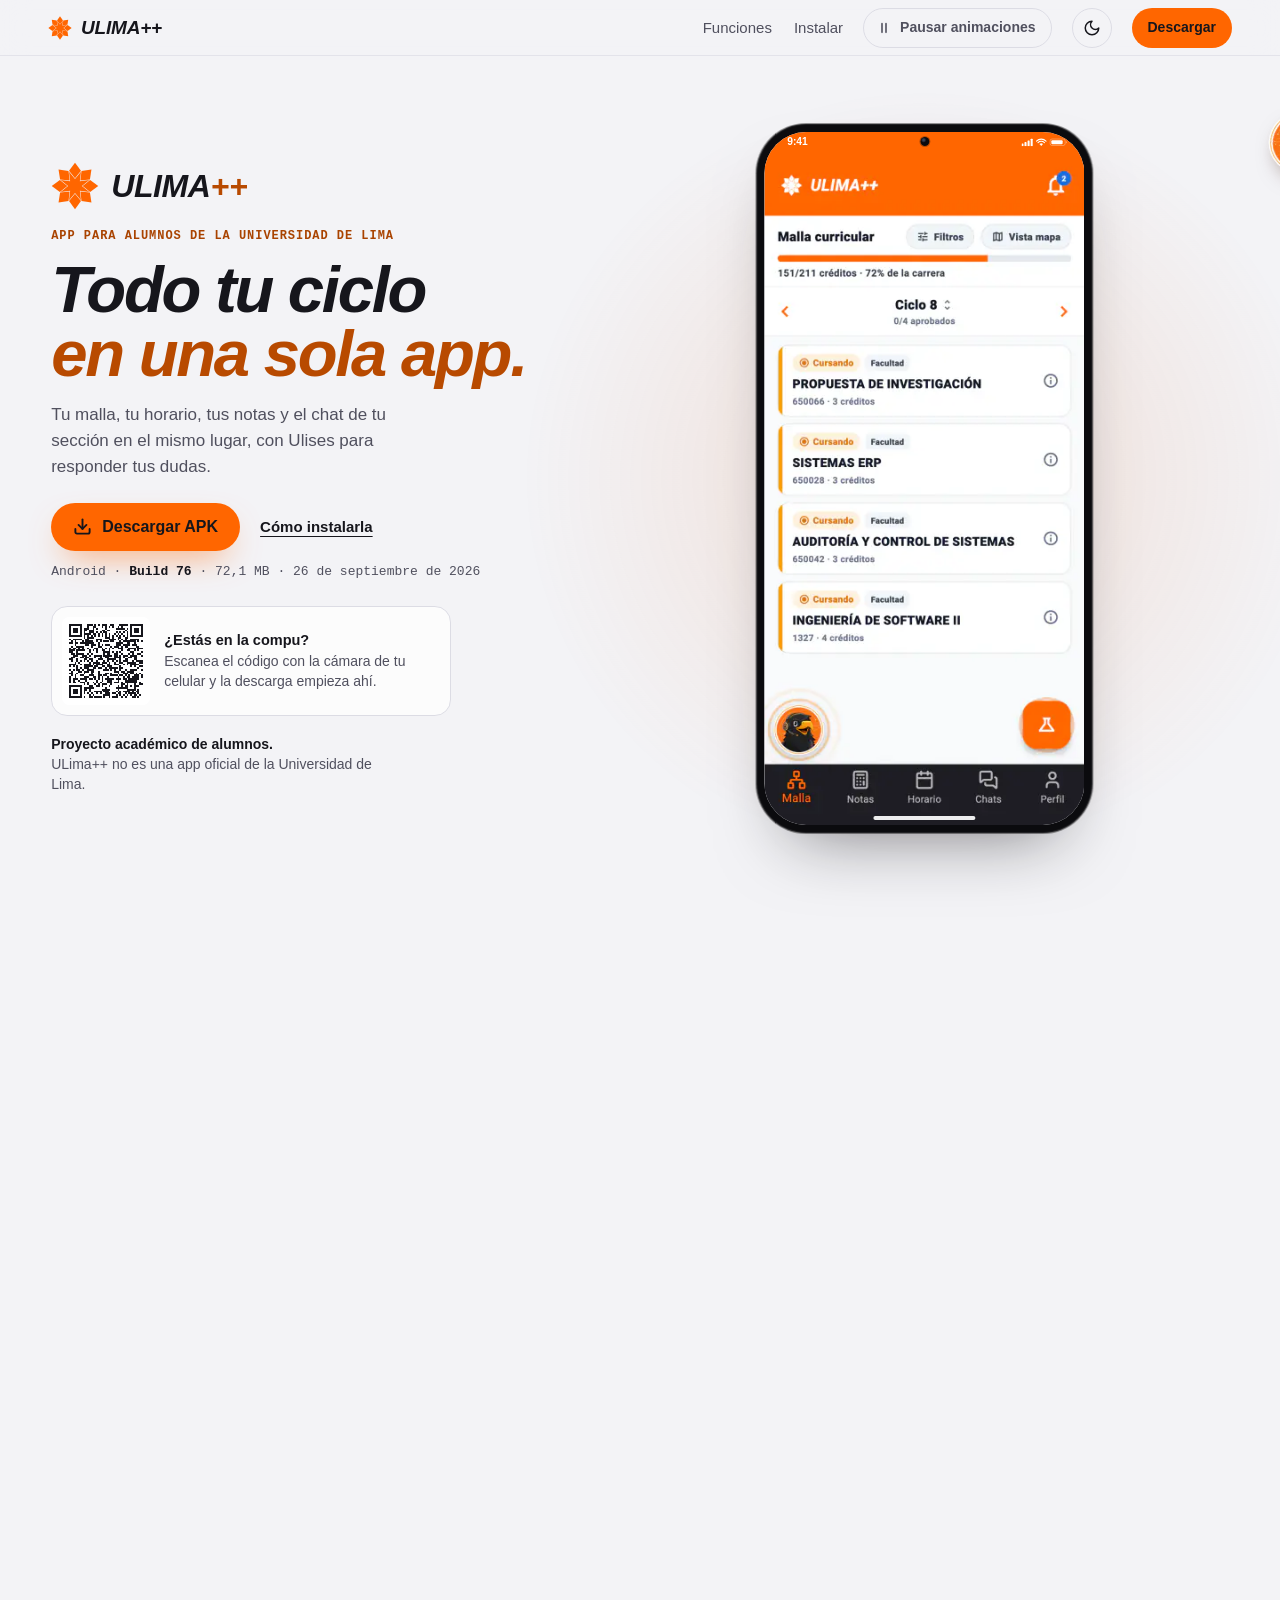
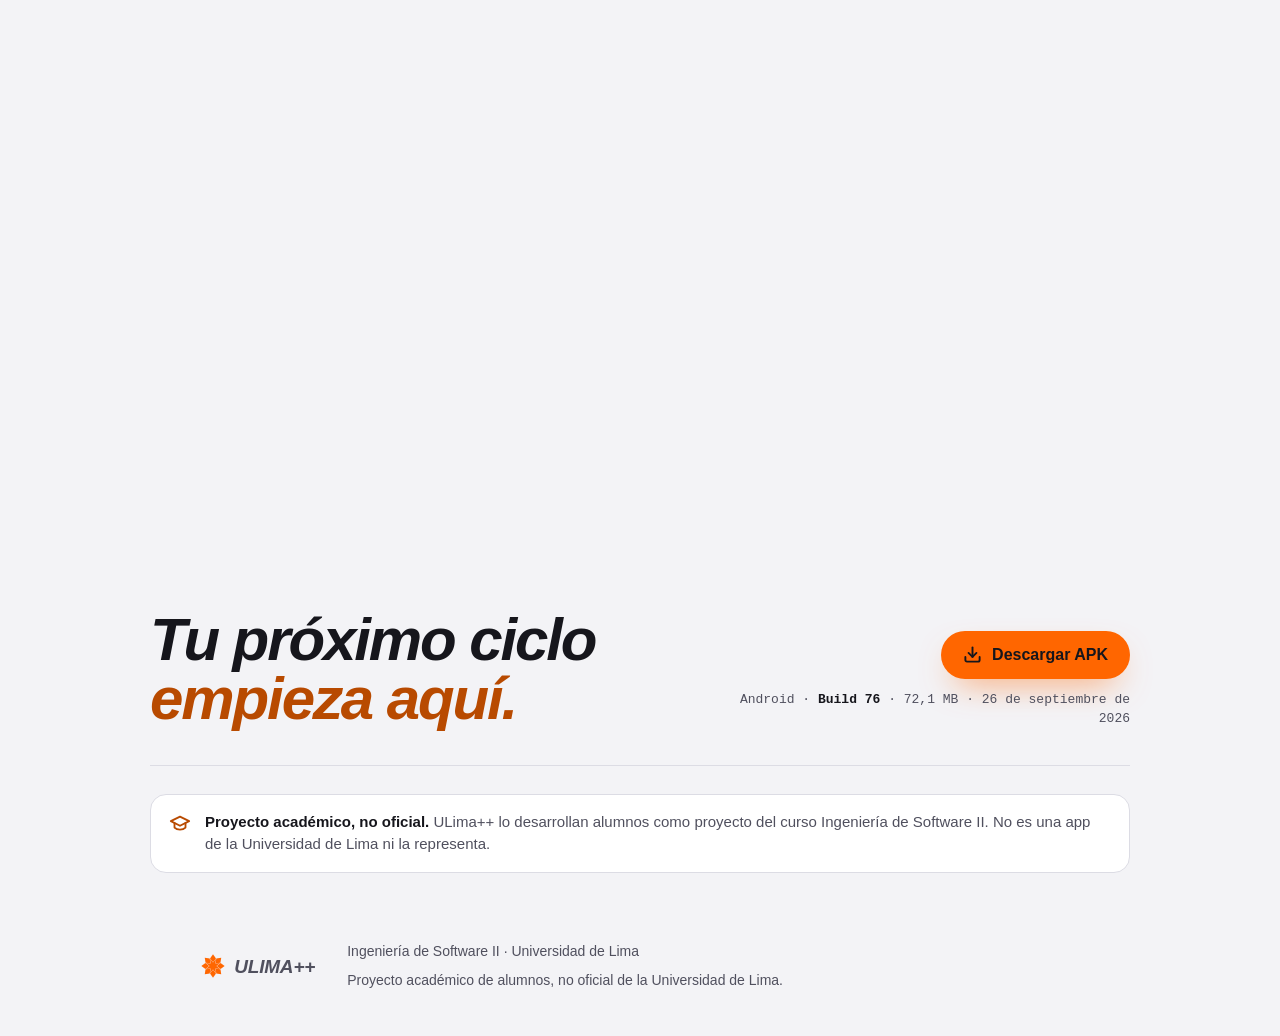
<file: index.html>
<!DOCTYPE html>
<html lang="es">
<head>
  <meta charset="utf-8">
  <meta name="viewport" content="width=device-width, initial-scale=1">
  <title>ULima++ · Todo tu ciclo en una sola app</title>
  <meta name="description" content="Tu malla, tu horario, tus notas, tus alertas y el chat de tu sección en una sola app, con Ulises para tus dudas. Hecha por alumnos de la Universidad de Lima.">
  <link rel="canonical" href="https://ulimaweb.vercel.app/">
  <meta name="color-scheme" content="light dark">
  <meta name="theme-color" content="#F3F3F6" media="(prefers-color-scheme: light)">
  <meta name="theme-color" content="#0E0E12" media="(prefers-color-scheme: dark)">
  <link rel="icon" href="assets/favicon.svg" type="image/svg+xml">
  <link rel="icon" href="assets/favicon-32.png" type="image/png" sizes="32x32">
  <link rel="apple-touch-icon" href="assets/apple-touch-icon.png">

  <meta property="og:type" content="website">
  <meta property="og:site_name" content="ULima++">
  <meta property="og:locale" content="es_PE">
  <meta property="og:url" content="https://ulimaweb.vercel.app/">
  <meta property="og:title" content="ULima++ · Todo tu ciclo en una sola app">
  <meta property="og:description" content="Tu malla, tu horario, tus notas y el chat de tu sección en el mismo lugar, con Ulises para responder tus dudas. Proyecto académico de alumnos para Android.">
  <meta property="og:image" content="https://ulimaweb.vercel.app/assets/og-ulimaplus.jpg?v=3">
  <meta property="og:image:type" content="image/jpeg">
  <meta property="og:image:width" content="1200">
  <meta property="og:image:height" content="630">
  <meta property="og:image:alt" content="Dos pantallas reales de ULima++, la vista de mapa de la malla y el horario, junto al logo y el lema Todo tu ciclo en una sola app.">
  <meta name="twitter:card" content="summary_large_image">
  <meta name="twitter:title" content="ULima++ · Todo tu ciclo en una sola app">
  <meta name="twitter:description" content="Tu malla, tu horario, tus notas y el chat de tu sección en el mismo lugar, con Ulises para responder tus dudas.">
  <meta name="twitter:image" content="https://ulimaweb.vercel.app/assets/og-ulimaplus.jpg?v=3">
  <meta name="twitter:image:alt" content="Dos pantallas reales de ULima++, la vista de mapa de la malla y el horario, junto al logo y el lema Todo tu ciclo en una sola app.">

  <!-- Tema y modo con JS antes del primer pintado, para que no parpadee. -->
  <script>(function(d){d.classList.add('js');var t=null;try{t=localStorage.getItem('ulimaplus-tema')}catch(e){}if(t==='light'||t==='dark')d.setAttribute('data-theme',t);var k=t?t==='dark':!!(window.matchMedia&&matchMedia('(prefers-color-scheme: dark)').matches);if(k)d.classList.add('is-dark');try{if(sessionStorage.getItem('ulimaplus-quieto')==='1')d.classList.add('quieto')}catch(e){}})(document.documentElement)</script>
  <link rel="stylesheet" href="styles.css">
  <script src="main.js" defer></script>
</head>
<body>
<svg class="sprite" aria-hidden="true" focusable="false">
  <defs>
    <symbol id="star" viewBox="-360 -360 720 720"><polygon points="-89.1,-215.1 0,-103.4 89.1,-215.1 73.1,-73.1 215.1,-89.1 103.4,0 215.1,89 73.1,73 89.1,215 0,103.3 -89.1,215 -73,73 -215.1,89 -103.4,0 -215.1,-89.1 -73,-73.1"/><polygon points="0,-114.6 89.5,-226.9 0,-348.9 -89.5,-226.9"/><polygon points="81.1,-81.1 223.7,-97.2 246.7,-246.7 97.2,-223.7"/><polygon points="226.9,-89.5 114.6,0 226.9,89.4 348.9,0"/><polygon points="81.1,81 97.2,223.6 246.7,246.7 223.7,97.1"/><polygon points="0,114.5 -89.5,226.8 0,348.9 89.5,226.8"/><polygon points="-81,81 -223.6,97.1 -246.7,246.7 -97.1,223.6"/><polygon points="-114.6,0 -226.9,-89.5 -348.9,0 -226.9,89.4"/><polygon points="-81,-81.1 -97.1,-223.7 -246.7,-246.7 -223.6,-97.2"/></symbol>
    <symbol id="i-dl" viewBox="0 0 24 24"><path d="M21 15v4a2 2 0 0 1-2 2H5a2 2 0 0 1-2-2v-4"/><path d="m7 10 5 5 5-5"/><path d="M12 15V3"/></symbol>
    <symbol id="i-sun" viewBox="0 0 24 24"><circle cx="12" cy="12" r="4"/><path d="M12 2v2M12 20v2M4.93 4.93l1.41 1.41M17.66 17.66l1.41 1.41M2 12h2M20 12h2M6.34 17.66l-1.41 1.41M19.07 4.93l-1.41 1.41"/></symbol>
    <symbol id="i-moon" viewBox="0 0 24 24"><path d="M12 3a6 6 0 0 0 9 9 9 9 0 1 1-9-9Z"/></symbol>
    <symbol id="i-down" viewBox="0 0 24 24"><path d="m6 9 6 6 6-6"/></symbol>
    <symbol id="i-sb" viewBox="0 0 68 12"><g fill="currentColor"><rect y="8" width="3" height="4" rx=".8"/><rect x="4.5" y="6" width="3" height="6" rx=".8"/><rect x="9" y="3.5" width="3" height="8.5" rx=".8"/><rect x="13.5" y="1" width="3" height="11" rx=".8"/><path d="M29 11.6 26.4 8.9a3.7 3.7 0 0 1 5.2 0z"/><rect x="43.8" y="3.3" width="16.5" height="5.9" rx="1.6"/><path d="M65.3 4.7v3.1a1.6 1.6 0 0 0 0-3.1z" opacity=".45"/></g><path d="M24.3 6.8a6.7 6.7 0 0 1 9.4 0M22 4.5a10 10 0 0 1 14 0" fill="none" stroke="currentColor" stroke-width="1.6" stroke-linecap="round"/><rect x="42" y="1.5" width="22" height="9.5" rx="2.8" fill="none" stroke="currentColor" stroke-opacity=".45"/></symbol>
    <symbol id="i-pause" viewBox="0 0 24 24"><path d="M9 5.5v13M15 5.5v13"/></symbol>
    <symbol id="i-play" viewBox="0 0 24 24"><path d="M8 5.5v13l10-6.5z"/></symbol>
    <symbol id="i-cap" viewBox="0 0 24 24"><path d="M22 10 12 5 2 10l10 5 10-5Z"/><path d="M6 12v5c3 3 9 3 12 0v-5"/></symbol>
  </defs>
</svg>

<a class="skip" href="#contenido">Saltar al contenido</a>

<header class="nav">
  <a class="brand" href="#inicio" aria-label="ULima++, ir al inicio">
    <svg class="brand-star" aria-hidden="true"><use href="#star"/></svg>
    <span class="wm" aria-hidden="true">ULIMA++</span>
  </a>
  <nav class="links" aria-label="Secciones">
    <a href="#funciones">Funciones</a>
    <a href="#instalar">Instalar</a>
  </nav>
  <button class="pausa" type="button" data-pausa>
    <svg class="ic i-pause" aria-hidden="true"><use href="#i-pause"/></svg>
    <svg class="ic i-play" aria-hidden="true"><use href="#i-play"/></svg>
    <span class="pausa-t"><span class="pt-p">Pausar</span><span class="pt-r">Reanudar</span> animaciones</span>
  </button>
  <button class="theme" type="button" id="tema" aria-label="Cambiar a modo oscuro">
    <svg class="ic i-moon" aria-hidden="true"><use href="#i-moon"/></svg>
    <svg class="ic i-sun" aria-hidden="true"><use href="#i-sun"/></svg>
  </button>
  <a class="btn btn-sm" href="https://github.com/meltiruiz/ULima_Frontend_IS2/releases/download/latest/ULimaPlus.apk">Descargar</a>
</header>

<main id="contenido" tabindex="-1">
<div class="top" id="inicio">
  <div class="stage" id="stage">
    <div class="rig" id="rig" aria-hidden="true">
      <div class="glow"></div>
      <div class="phone" id="phone">
        <div class="glass" id="glass" data-hb="cc">
            <div class="scr is-on" data-scr="malla" data-hb="cc" data-hi>
              <img class="cap cap-claro" src="assets/capturas/malla-claro-360.webp" srcset="assets/capturas/malla-claro-360.webp 360w, assets/capturas/malla-claro-720.webp 720w" sizes="(max-width: 899px) 190px, 330px" width="390" height="844" loading="lazy" decoding="async" alt="">
              <img class="cap cap-oscuro" src="assets/capturas/malla-oscuro-360.webp" srcset="assets/capturas/malla-oscuro-360.webp 360w, assets/capturas/malla-oscuro-720.webp 720w" sizes="(max-width: 899px) 190px, 330px" width="390" height="844" loading="lazy" decoding="async" alt="">
            </div>
            <script>(function(d){var i=d.querySelector('.rig [data-scr="malla"] .cap-'+(d.documentElement.classList.contains('is-dark')?'oscuro':'claro'));if(i){i.loading='eager';i.fetchPriority='high'}})(document)</script>
            <div class="scr" data-scr="malla-mapa" data-push data-hb="oc" data-hi>
              <img class="cap cap-claro" src="assets/capturas/malla-mapa-claro-360.webp" srcset="assets/capturas/malla-mapa-claro-360.webp 360w, assets/capturas/malla-mapa-claro-720.webp 720w" sizes="(max-width: 899px) 190px, 330px" width="390" height="844" loading="lazy" decoding="async" alt="">
              <img class="cap cap-oscuro" src="assets/capturas/malla-mapa-oscuro-360.webp" srcset="assets/capturas/malla-mapa-oscuro-360.webp 360w, assets/capturas/malla-mapa-oscuro-720.webp 720w" sizes="(max-width: 899px) 190px, 330px" width="390" height="844" loading="lazy" decoding="async" alt="">
            </div>
            <div class="scr" data-scr="horario" data-hb="cc" data-hi>
              <img class="cap cap-claro" src="[data-uri]" data-src="assets/capturas/horario-claro-360.webp" data-srcset="assets/capturas/horario-claro-360.webp 360w, assets/capturas/horario-claro-720.webp 720w" sizes="(max-width: 899px) 190px, 330px" width="390" height="844" loading="lazy" decoding="async" alt="">
              <img class="cap cap-oscuro" src="[data-uri]" data-src="assets/capturas/horario-oscuro-360.webp" data-srcset="assets/capturas/horario-oscuro-360.webp 360w, assets/capturas/horario-oscuro-720.webp 720w" sizes="(max-width: 899px) 190px, 330px" width="390" height="844" loading="lazy" decoding="async" alt="">
            </div>
            <div class="scr" data-scr="bloque-cruce" data-push data-hb="oc">
              <img class="cap cap-claro" src="[data-uri]" data-src="assets/capturas/bloque-cruce-claro-360.webp" data-srcset="assets/capturas/bloque-cruce-claro-360.webp 360w, assets/capturas/bloque-cruce-claro-720.webp 720w" sizes="(max-width: 899px) 190px, 330px" width="390" height="844" loading="lazy" decoding="async" alt="">
              <img class="cap cap-oscuro" src="[data-uri]" data-src="assets/capturas/bloque-cruce-oscuro-360.webp" data-srcset="assets/capturas/bloque-cruce-oscuro-360.webp 360w, assets/capturas/bloque-cruce-oscuro-720.webp 720w" sizes="(max-width: 899px) 190px, 330px" width="390" height="844" loading="lazy" decoding="async" alt="">
            </div>
            <div class="scr" data-scr="mis-bloques" data-push data-hb="oc">
              <img class="cap cap-claro" src="[data-uri]" data-src="assets/capturas/mis-bloques-claro-360.webp" data-srcset="assets/capturas/mis-bloques-claro-360.webp 360w, assets/capturas/mis-bloques-claro-720.webp 720w" sizes="(max-width: 899px) 190px, 330px" width="390" height="844" loading="lazy" decoding="async" alt="">
              <img class="cap cap-oscuro" src="[data-uri]" data-src="assets/capturas/mis-bloques-oscuro-360.webp" data-srcset="assets/capturas/mis-bloques-oscuro-360.webp 360w, assets/capturas/mis-bloques-oscuro-720.webp 720w" sizes="(max-width: 899px) 190px, 330px" width="390" height="844" loading="lazy" decoding="async" alt="">
            </div>
            <div class="scr" data-scr="horario-hoja" data-cf data-hb="oc">
              <img class="cap cap-claro" src="[data-uri]" data-src="assets/capturas/horario-hoja-claro-360.webp" data-srcset="assets/capturas/horario-hoja-claro-360.webp 360w, assets/capturas/horario-hoja-claro-720.webp 720w" sizes="(max-width: 899px) 190px, 330px" width="390" height="844" loading="lazy" decoding="async" alt="">
              <img class="cap cap-oscuro" src="[data-uri]" data-src="assets/capturas/horario-hoja-oscuro-360.webp" data-srcset="assets/capturas/horario-hoja-oscuro-360.webp 360w, assets/capturas/horario-hoja-oscuro-720.webp 720w" sizes="(max-width: 899px) 190px, 330px" width="390" height="844" loading="lazy" decoding="async" alt="">
            </div>
            <div class="scr" data-scr="horario-cancelado" data-cf data-hb="cc" data-hi>
              <img class="cap cap-claro" src="[data-uri]" data-src="assets/capturas/horario-cancelado-claro-360.webp" data-srcset="assets/capturas/horario-cancelado-claro-360.webp 360w, assets/capturas/horario-cancelado-claro-720.webp 720w" sizes="(max-width: 899px) 190px, 330px" width="390" height="844" loading="lazy" decoding="async" alt="">
              <img class="cap cap-oscuro" src="[data-uri]" data-src="assets/capturas/horario-cancelado-oscuro-360.webp" data-srcset="assets/capturas/horario-cancelado-oscuro-360.webp 360w, assets/capturas/horario-cancelado-oscuro-720.webp 720w" sizes="(max-width: 899px) 190px, 330px" width="390" height="844" loading="lazy" decoding="async" alt="">
            </div>
            <div class="scr" data-scr="calculadora" data-hb="cc" data-hi>
              <img class="cap cap-claro" src="[data-uri]" data-src="assets/capturas/calculadora-claro-360.webp" data-srcset="assets/capturas/calculadora-claro-360.webp 360w, assets/capturas/calculadora-claro-720.webp 720w" sizes="(max-width: 899px) 190px, 330px" width="390" height="844" loading="lazy" decoding="async" alt="">
              <img class="cap cap-oscuro" src="[data-uri]" data-src="assets/capturas/calculadora-oscuro-360.webp" data-srcset="assets/capturas/calculadora-oscuro-360.webp 360w, assets/capturas/calculadora-oscuro-720.webp 720w" sizes="(max-width: 899px) 190px, 330px" width="390" height="844" loading="lazy" decoding="async" alt="">
            </div>
            <div class="scr" data-scr="mis-notas" data-push data-hb="oc">
              <img class="cap cap-claro" src="[data-uri]" data-src="assets/capturas/mis-notas-claro-360.webp" data-srcset="assets/capturas/mis-notas-claro-360.webp 360w, assets/capturas/mis-notas-claro-720.webp 720w" sizes="(max-width: 899px) 190px, 330px" width="390" height="844" loading="lazy" decoding="async" alt="">
              <img class="cap cap-oscuro" src="[data-uri]" data-src="assets/capturas/mis-notas-oscuro-360.webp" data-srcset="assets/capturas/mis-notas-oscuro-360.webp 360w, assets/capturas/mis-notas-oscuro-720.webp 720w" sizes="(max-width: 899px) 190px, 330px" width="390" height="844" loading="lazy" decoding="async" alt="">
            </div>
            <div class="scr" data-scr="calculadora-hoja" data-cf data-hb="oc">
              <img class="cap cap-claro" src="[data-uri]" data-src="assets/capturas/calculadora-hoja-claro-360.webp" data-srcset="assets/capturas/calculadora-hoja-claro-360.webp 360w, assets/capturas/calculadora-hoja-claro-720.webp 720w" sizes="(max-width: 899px) 190px, 330px" width="390" height="844" loading="lazy" decoding="async" alt="">
              <img class="cap cap-oscuro" src="[data-uri]" data-src="assets/capturas/calculadora-hoja-oscuro-360.webp" data-srcset="assets/capturas/calculadora-hoja-oscuro-360.webp 360w, assets/capturas/calculadora-hoja-oscuro-720.webp 720w" sizes="(max-width: 899px) 190px, 330px" width="390" height="844" loading="lazy" decoding="async" alt="">
            </div>
            <div class="scr" data-scr="calculadora-final" data-cf data-hb="cc" data-hi>
              <img class="cap cap-claro" src="[data-uri]" data-src="assets/capturas/calculadora-final-claro-360.webp" data-srcset="assets/capturas/calculadora-final-claro-360.webp 360w, assets/capturas/calculadora-final-claro-720.webp 720w" sizes="(max-width: 899px) 190px, 330px" width="390" height="844" loading="lazy" decoding="async" alt="">
              <img class="cap cap-oscuro" src="[data-uri]" data-src="assets/capturas/calculadora-final-oscuro-360.webp" data-srcset="assets/capturas/calculadora-final-oscuro-360.webp 360w, assets/capturas/calculadora-final-oscuro-720.webp 720w" sizes="(max-width: 899px) 190px, 330px" width="390" height="844" loading="lazy" decoding="async" alt="">
            </div>
            <div class="scr" data-scr="alertas" data-push data-hb="oc">
              <img class="cap cap-claro" src="[data-uri]" data-src="assets/capturas/alertas-claro-360.webp" data-srcset="assets/capturas/alertas-claro-360.webp 360w, assets/capturas/alertas-claro-720.webp 720w" sizes="(max-width: 899px) 190px, 330px" width="390" height="844" loading="lazy" decoding="async" alt="">
              <img class="cap cap-oscuro" src="[data-uri]" data-src="assets/capturas/alertas-oscuro-360.webp" data-srcset="assets/capturas/alertas-oscuro-360.webp 360w, assets/capturas/alertas-oscuro-720.webp 720w" sizes="(max-width: 899px) 190px, 330px" width="390" height="844" loading="lazy" decoding="async" alt="">
            </div>
            <div class="scr" data-scr="record" data-push data-hb="oc">
              <img class="cap cap-claro" src="[data-uri]" data-src="assets/capturas/record-claro-360.webp" data-srcset="assets/capturas/record-claro-360.webp 360w, assets/capturas/record-claro-720.webp 720w" sizes="(max-width: 899px) 190px, 330px" width="390" height="844" loading="lazy" decoding="async" alt="">
              <img class="cap cap-oscuro" src="[data-uri]" data-src="assets/capturas/record-oscuro-360.webp" data-srcset="assets/capturas/record-oscuro-360.webp 360w, assets/capturas/record-oscuro-720.webp 720w" sizes="(max-width: 899px) 190px, 330px" width="390" height="844" loading="lazy" decoding="async" alt="">
            </div>
            <div class="scr" data-scr="curso-anuncios" data-push data-hb="oc" data-hi>
              <img class="cap cap-claro" src="[data-uri]" data-src="assets/capturas/curso-anuncios-claro-360.webp" data-srcset="assets/capturas/curso-anuncios-claro-360.webp 360w, assets/capturas/curso-anuncios-claro-720.webp 720w" sizes="(max-width: 899px) 190px, 330px" width="390" height="844" loading="lazy" decoding="async" alt="">
              <img class="cap cap-oscuro" src="[data-uri]" data-src="assets/capturas/curso-anuncios-oscuro-360.webp" data-srcset="assets/capturas/curso-anuncios-oscuro-360.webp 360w, assets/capturas/curso-anuncios-oscuro-720.webp 720w" sizes="(max-width: 899px) 190px, 330px" width="390" height="844" loading="lazy" decoding="async" alt="">
            </div>
            <div class="scr" data-scr="curso-asesorias" data-cf data-hb="oc">
              <img class="cap cap-claro" src="[data-uri]" data-src="assets/capturas/curso-asesorias-claro-360.webp" data-srcset="assets/capturas/curso-asesorias-claro-360.webp 360w, assets/capturas/curso-asesorias-claro-720.webp 720w" sizes="(max-width: 899px) 190px, 330px" width="390" height="844" loading="lazy" decoding="async" alt="">
              <img class="cap cap-oscuro" src="[data-uri]" data-src="assets/capturas/curso-asesorias-oscuro-360.webp" data-srcset="assets/capturas/curso-asesorias-oscuro-360.webp 360w, assets/capturas/curso-asesorias-oscuro-720.webp 720w" sizes="(max-width: 899px) 190px, 330px" width="390" height="844" loading="lazy" decoding="async" alt="">
            </div>
            <div class="scr" data-scr="curso-asesorias-ok" data-cf data-hb="oc">
              <img class="cap cap-claro" src="[data-uri]" data-src="assets/capturas/curso-asesorias-ok-claro-360.webp" data-srcset="assets/capturas/curso-asesorias-ok-claro-360.webp 360w, assets/capturas/curso-asesorias-ok-claro-720.webp 720w" sizes="(max-width: 899px) 190px, 330px" width="390" height="844" loading="lazy" decoding="async" alt="">
              <img class="cap cap-oscuro" src="[data-uri]" data-src="assets/capturas/curso-asesorias-ok-oscuro-360.webp" data-srcset="assets/capturas/curso-asesorias-ok-oscuro-360.webp 360w, assets/capturas/curso-asesorias-ok-oscuro-720.webp 720w" sizes="(max-width: 899px) 190px, 330px" width="390" height="844" loading="lazy" decoding="async" alt="">
            </div>
            <div class="scr" data-scr="chats" data-hb="cc">
              <img class="cap cap-claro" src="[data-uri]" data-src="assets/capturas/chats-claro-360.webp" data-srcset="assets/capturas/chats-claro-360.webp 360w, assets/capturas/chats-claro-720.webp 720w" sizes="(max-width: 899px) 190px, 330px" width="390" height="844" loading="lazy" decoding="async" alt="">
              <img class="cap cap-oscuro" src="[data-uri]" data-src="assets/capturas/chats-oscuro-360.webp" data-srcset="assets/capturas/chats-oscuro-360.webp 360w, assets/capturas/chats-oscuro-720.webp 720w" sizes="(max-width: 899px) 190px, 330px" width="390" height="844" loading="lazy" decoding="async" alt="">
            </div>
            <div class="scr" data-scr="chat-seccion" data-push data-hb="oc">
              <img class="cap cap-claro" src="[data-uri]" data-src="assets/capturas/chat-seccion-claro-360.webp" data-srcset="assets/capturas/chat-seccion-claro-360.webp 360w, assets/capturas/chat-seccion-claro-720.webp 720w" sizes="(max-width: 899px) 190px, 330px" width="390" height="844" loading="lazy" decoding="async" alt="">
              <img class="cap cap-oscuro" src="[data-uri]" data-src="assets/capturas/chat-seccion-oscuro-360.webp" data-srcset="assets/capturas/chat-seccion-oscuro-360.webp 360w, assets/capturas/chat-seccion-oscuro-720.webp 720w" sizes="(max-width: 899px) 190px, 330px" width="390" height="844" loading="lazy" decoding="async" alt="">
            </div>
            <div class="scr" data-scr="chat-borrar" data-cf data-hb="oc">
              <img class="cap cap-claro" src="[data-uri]" data-src="assets/capturas/chat-borrar-claro-360.webp" data-srcset="assets/capturas/chat-borrar-claro-360.webp 360w, assets/capturas/chat-borrar-claro-720.webp 720w" sizes="(max-width: 899px) 190px, 330px" width="390" height="844" loading="lazy" decoding="async" alt="">
              <img class="cap cap-oscuro" src="[data-uri]" data-src="assets/capturas/chat-borrar-oscuro-360.webp" data-srcset="assets/capturas/chat-borrar-oscuro-360.webp 360w, assets/capturas/chat-borrar-oscuro-720.webp 720w" sizes="(max-width: 899px) 190px, 330px" width="390" height="844" loading="lazy" decoding="async" alt="">
            </div>
            <div class="scr" data-scr="chat-borrado" data-cf data-hb="oc">
              <img class="cap cap-claro" src="[data-uri]" data-src="assets/capturas/chat-borrado-claro-360.webp" data-srcset="assets/capturas/chat-borrado-claro-360.webp 360w, assets/capturas/chat-borrado-claro-720.webp 720w" sizes="(max-width: 899px) 190px, 330px" width="390" height="844" loading="lazy" decoding="async" alt="">
              <img class="cap cap-oscuro" src="[data-uri]" data-src="assets/capturas/chat-borrado-oscuro-360.webp" data-srcset="assets/capturas/chat-borrado-oscuro-360.webp 360w, assets/capturas/chat-borrado-oscuro-720.webp 720w" sizes="(max-width: 899px) 190px, 330px" width="390" height="844" loading="lazy" decoding="async" alt="">
            </div>
            <!-- Un compañero manda «67». La conversación de la captura sube 38 puntos, como en la app al
                 llegar un mensaje, y entra la burbuja nueva, dibujada con las medidas y los colores de
                 las burbujas de la captura. El SVG va encima de la captura y deja a la vista su línea y
                 su barra «Escribe un mensaje», desde los 767 puntos. Al subir, una franja del color del
                 chat tapa la línea y la barra de la copia que sube, así no se repiten. -->
            <div class="scr" data-scr="chat-67" data-cf data-hb="oc">
              <img class="cap cap-claro" src="[data-uri]" data-src="assets/capturas/chat-borrado-claro-360.webp" data-srcset="assets/capturas/chat-borrado-claro-360.webp 360w, assets/capturas/chat-borrado-claro-720.webp 720w" sizes="(max-width: 899px) 190px, 330px" width="390" height="844" loading="lazy" decoding="async" alt="">
              <img class="cap cap-oscuro" src="[data-uri]" data-src="assets/capturas/chat-borrado-oscuro-360.webp" data-srcset="assets/capturas/chat-borrado-oscuro-360.webp 360w, assets/capturas/chat-borrado-oscuro-720.webp 720w" sizes="(max-width: 899px) 190px, 330px" width="390" height="844" loading="lazy" decoding="async" alt="">
              <svg class="sx c67" viewBox="0 0 390 844" aria-hidden="true" focusable="false">
                <svg x="0" y="80" width="390" height="687" viewBox="0 80 390 687">
                  <rect class="c67-bg" x="0" y="80" width="390" height="687"/>
                  <g class="c67-sube">
                    <image class="cap-claro" data-href="assets/capturas/chat-borrado-claro-720.webp" x="0" y="-38" width="390" height="844" preserveAspectRatio="none"/>
                    <image class="cap-oscuro" data-href="assets/capturas/chat-borrado-oscuro-720.webp" x="0" y="-38" width="390" height="844" preserveAspectRatio="none"/>
                    <rect class="c67-bg" x="0" y="729" width="390" height="38"/>
                    <g class="c67-msg">
                      <rect class="c67-sombra" x="8.5" y="700.7" width="112" height="58" rx="12.5"/>
                      <rect class="c67-card" x="8.5" y="699.5" width="112" height="58" rx="12.5"/>
                      <text class="c67-name" x="19.4" y="721.6" font-size="13.2" font-weight="700">Diego Paredes</text>
                      <text class="c67-txt" x="19.4" y="745.6" font-size="16.4">67</text>
                      <text class="c67-time" x="109.6" y="746.4" font-size="11" text-anchor="end">08:34</text>
                    </g>
                  </g>
                </svg>
              </svg>
            </div>
            <div class="scr" data-scr="ulises" data-push data-hb="oc" data-rev="80 759">
              <img class="cap cap-claro" src="[data-uri]" data-src="assets/capturas/ulises-claro-360.webp" data-srcset="assets/capturas/ulises-claro-360.webp 360w, assets/capturas/ulises-claro-720.webp 720w" sizes="(max-width: 899px) 190px, 330px" width="390" height="844" loading="lazy" decoding="async" alt="">
              <img class="cap cap-oscuro" src="[data-uri]" data-src="assets/capturas/ulises-oscuro-360.webp" data-srcset="assets/capturas/ulises-oscuro-360.webp 360w, assets/capturas/ulises-oscuro-720.webp 720w" sizes="(max-width: 899px) 190px, 330px" width="390" height="844" loading="lazy" decoding="async" alt="">
            </div>
            <div class="scr" data-scr="sys1" data-hb="oc" data-sb="oc">
              <svg class="sx" viewBox="0 0 390 844" aria-hidden="true" focusable="false">
                <rect class="sx-bg" width="390" height="844"/>
                <rect class="sx-bar" width="390" height="112"/>
                <path class="sx-line2" d="M22 84V73l10-8 10 8v11z"/>
                <rect class="sx-card" x="58" y="54" width="266" height="40" rx="20"/>
                <path class="sx-line2" d="M78 76v-5a5 5 0 0 1 10 0v5M75 76h16v9H75z"/>
                <text class="sx-ink" x="100" y="80" font-size="15">ulimaweb.vercel.app</text>
                <rect class="sx-line2" x="338" y="63" width="22" height="22" rx="5"/>
                <rect class="sx-page" x="20" y="136" width="350" height="290" rx="24"/>
                <text class="sx-page-ink" x="44" y="200" font-size="29" font-weight="800" font-style="italic">Todo tu ciclo</text>
                <text class="sx-page-acc" x="44" y="235" font-size="29" font-weight="800" font-style="italic">en una sola app.</text>
                <text class="sx-page-ink2" x="44" y="266" font-size="12.5">Tu malla, tu horario, tus notas y el chat de tu</text>
                <text class="sx-page-ink2" x="44" y="283" font-size="12.5">sección en el mismo lugar, con Ulises para</text>
                <text class="sx-page-ink2" x="44" y="300" font-size="12.5">responder tus dudas.</text>
                <rect x="44" y="318" width="186" height="48" rx="24" fill="#FF6600"/>
                <text x="137" y="348" font-size="16" font-weight="700" fill="#16161C" text-anchor="middle">Descargar APK</text>
                <rect class="sx-card sx-shadow" x="16" y="646" width="358" height="112" rx="24"/>
                <circle class="sx-bar" cx="60" cy="702" r="23"/>
                <path class="sx-acc-s" d="M60 690v18m-7-7 7 7 7-7m-14 13h14"/>
                <text class="sx-ink" x="96" y="696" font-size="17" font-weight="700">ULimaPlus.apk</text>
                <g class="sx-going"><text class="sx-ink2" x="96" y="720" font-size="14">Descargando… <tspan data-size>72,1 MB</tspan></text><rect class="sx-prog-bg" x="96" y="734" width="254" height="4" rx="2"/><rect class="sx-prog" x="96" y="734" width="254" height="4" rx="2"/></g>
                <g class="sx-done"><text class="sx-ink2" x="96" y="720" font-size="14"><tspan data-size>72,1 MB</tspan> · Descarga completa</text><text class="sx-acc" x="350" y="708" font-size="16" font-weight="800" text-anchor="end">Abrir</text></g>
              </svg>
            </div>
            <div class="scr" data-scr="sys2" data-hb="oc" data-sb="oc">
              <svg class="sx" viewBox="0 0 390 844" aria-hidden="true" focusable="false">
                <rect class="sx-bg" width="390" height="844"/>
                <path class="sx-line" d="M40 92H22m8-8-8 8 8 8"/>
                <text class="sx-ink" x="60" y="99" font-size="21">Instalar apps desconocidas</text>
                <circle class="sx-bar" cx="46" cy="178" r="24"/>
                <circle class="sx-acc-s" cx="46" cy="178" r="11"/>
                <path class="sx-acc-s" d="M35 178h22M46 167c-6 7-6 15 0 22 6-7 6-15 0-22"/>
                <text class="sx-ink" x="84" y="174" font-size="18" font-weight="600">Chrome</text>
                <text class="sx-ink2" x="84" y="196" font-size="14">Navegador</text>
                <rect class="sx-card" x="16" y="236" width="358" height="76" rx="24"/>
                <text class="sx-ink" x="40" y="280" font-size="17" font-weight="600">Permitir desde esta fuente</text>
                <rect class="sx-track" x="300" y="258" width="52" height="32" rx="16"/>
                <circle class="sx-knob" cx="336" cy="274" r="11"/>
                <circle class="sx-line2" cx="36" cy="352" r="9"/>
                <path class="sx-line2" d="M36 356v-5m0-4h.01"/>
                <text class="sx-ink2" x="56" y="357" font-size="14">Activa el permiso solo para el navegador</text>
                <text class="sx-ink2" x="56" y="378" font-size="14">con el que descargaste el APK.</text>
              </svg>
            </div>
            <div class="scr" data-scr="bienvenida" data-hb="cc" data-mk="bn" data-hi>
              <img class="cap cap-claro" src="[data-uri]" data-src="assets/capturas/bienvenida-claro-360.webp" data-srcset="assets/capturas/bienvenida-claro-360.webp 360w, assets/capturas/bienvenida-claro-720.webp 720w" sizes="(max-width: 899px) 190px, 330px" width="390" height="844" loading="lazy" decoding="async" alt="">
              <img class="cap cap-oscuro" src="[data-uri]" data-src="assets/capturas/bienvenida-oscuro-360.webp" data-srcset="assets/capturas/bienvenida-oscuro-360.webp 360w, assets/capturas/bienvenida-oscuro-720.webp 720w" sizes="(max-width: 899px) 190px, 330px" width="390" height="844" loading="lazy" decoding="async" alt="">
            </div>
            <div class="scr" data-scr="bienvenida-login" data-cf data-hb="oc">
              <img class="cap cap-claro" src="[data-uri]" data-src="assets/capturas/bienvenida-login-claro-360.webp" data-srcset="assets/capturas/bienvenida-login-claro-360.webp 360w, assets/capturas/bienvenida-login-claro-720.webp 720w" sizes="(max-width: 899px) 190px, 330px" width="390" height="844" loading="lazy" decoding="async" alt="">
              <img class="cap cap-oscuro" src="[data-uri]" data-src="assets/capturas/bienvenida-login-oscuro-360.webp" data-srcset="assets/capturas/bienvenida-login-oscuro-360.webp 360w, assets/capturas/bienvenida-login-oscuro-720.webp 720w" sizes="(max-width: 899px) 190px, 330px" width="390" height="844" loading="lazy" decoding="async" alt="">
            </div>
            <div class="scr" data-scr="bienvenida-contrasena" data-cf data-hb="oc" data-hi>
              <img class="cap cap-claro" src="[data-uri]" data-src="assets/capturas/bienvenida-contrasena-claro-360.webp" data-srcset="assets/capturas/bienvenida-contrasena-claro-360.webp 360w, assets/capturas/bienvenida-contrasena-claro-720.webp 720w" sizes="(max-width: 899px) 190px, 330px" width="390" height="844" loading="lazy" decoding="async" alt="">
              <img class="cap cap-oscuro" src="[data-uri]" data-src="assets/capturas/bienvenida-contrasena-oscuro-360.webp" data-srcset="assets/capturas/bienvenida-contrasena-oscuro-360.webp 360w, assets/capturas/bienvenida-contrasena-oscuro-720.webp 720w" sizes="(max-width: 899px) 190px, 330px" width="390" height="844" loading="lazy" decoding="async" alt="">
            </div>
            <svg class="splash" id="splash" viewBox="0 0 390 844" aria-hidden="true" focusable="false">
              <defs>
                <linearGradient id="sp-bandg" x1="0" y1="0" x2="1" y2="0"><stop offset="0" stop-color="#fff" stop-opacity="0"/><stop offset=".5" stop-color="#fff"/><stop offset="1" stop-color="#fff" stop-opacity="0"/></linearGradient>
                <linearGradient id="sp-sweepg" x1="0" y1="0" x2="1" y2="0"><stop offset="0" stop-color="#fff" stop-opacity="0"/><stop offset=".5" stop-color="#fff" stop-opacity=".2"/><stop offset="1" stop-color="#fff" stop-opacity="0"/></linearGradient>
                <mask id="sp-bandm" maskUnits="userSpaceOnUse" x="-1200" y="-1200" width="2400" height="2400"><rect id="sp-band" x="-80" y="-900" width="160" height="1800" fill="url(#sp-bandg)"/></mask>
                <mask id="sp-hole" maskUnits="userSpaceOnUse" x="0" y="0" width="390" height="844"><rect width="390" height="844" fill="#fff"/><rect id="sp-hole-wm" x="55" y="54" width="0" height="22" fill="#000"/><rect id="sp-hole-pp" x="115" y="54" width="26" height="22" fill="#000" fill-opacity="0"/></mask>
                <clipPath id="sp-crclip"><rect id="sp-crclipr" x="-400" y="-400" width="1200" height="1600"/></clipPath>
              </defs>
              <g id="sp-panelg" mask="url(#sp-hole)"><path id="sp-panel" d="M0 0H390V844H0Z" fill="#E77330"/></g>
              <rect id="sp-sweep" x="-72" y="-910" width="144" height="1820" fill="url(#sp-sweepg)" opacity="0"/>
              <g id="sp-logo" transform="translate(195 422) scale(.2537)">
                <circle id="sp-ring" r="370" fill="none" stroke="#fff" opacity="0"/>
                <g id="sp-glint" mask="url(#sp-bandm)" opacity="0"><g fill="#fff"><polygon points="-93.9,-226.8 0,-109 93.9,-226.8 77.1,-77.1 226.8,-93.9 109,0 226.8,93.8 77.1,77 93.9,226.7 0,108.9 -93.9,226.7 -77,77 -226.8,93.8 -109,0 -226.8,-93.9 -77,-77.1"/><polygon points="0,-109 93.9,-226.8 0,-354.8 -93.9,-226.8"/><polygon points="77.1,-77.1 226.8,-94 250.9,-250.9 94,-226.8"/><polygon points="226.8,-93.9 109,0 226.8,93.8 354.8,0"/><polygon points="77.1,77 94,226.7 250.9,250.9 226.8,93.9"/><polygon points="0,108.9 -93.9,226.7 0,354.8 93.9,226.7"/><polygon points="-77,77 -226.7,93.9 -250.9,250.9 -93.9,226.7"/><polygon points="-109,0 -226.8,-93.9 -354.8,0 -226.8,93.8"/><polygon points="-77,-77.1 -93.9,-226.8 -250.9,-250.9 -226.7,-94"/></g></g>
                <g id="sp-starg" fill="#fff">
                  <polygon id="sp-inner" points="-89.1,-215.1 0,-103.4 89.1,-215.1 73.1,-73.1 215.1,-89.1 103.4,0 215.1,89 73.1,73 89.1,215 0,103.3 -89.1,215 -73,73 -215.1,89 -103.4,0 -215.1,-89.1 -73,-73.1"/>
                  <g class="sp-rh"><polygon points="0,-114.6 89.5,-226.9 0,-348.9 -89.5,-226.9"/></g>
                  <g class="sp-rh"><polygon points="81.1,-81.1 223.7,-97.2 246.7,-246.7 97.2,-223.7"/></g>
                  <g class="sp-rh"><polygon points="226.9,-89.5 114.6,0 226.9,89.4 348.9,0"/></g>
                  <g class="sp-rh"><polygon points="81.1,81 97.2,223.6 246.7,246.7 223.7,97.1"/></g>
                  <g class="sp-rh"><polygon points="0,114.5 -89.5,226.8 0,348.9 89.5,226.8"/></g>
                  <g class="sp-rh"><polygon points="-81,81 -223.6,97.1 -246.7,246.7 -97.1,223.6"/></g>
                  <g class="sp-rh"><polygon points="-114.6,0 -226.9,-89.5 -348.9,0 -226.9,89.4"/></g>
                  <g class="sp-rh"><polygon points="-81,-81.1 -97.1,-223.7 -246.7,-246.7 -223.6,-97.2"/></g>
                </g>
              </g>
              <circle id="sp-pr0" r="10" fill="none" stroke="#fff" opacity="0"/>
              <circle id="sp-pr1" r="10" fill="none" stroke="#fff" opacity="0"/>
              <g clip-path="url(#sp-crclip)">
                <g id="sp-cr0" fill="#fff" opacity="0"><rect/><rect/></g>
                <g id="sp-cr1" fill="#fff" opacity="0"><rect/><rect/></g>
              </g>
              <text id="sp-code" x="120" y="493" font-size="30" font-weight="600" fill="#fff" opacity="0"></text>
              <rect id="sp-wait" width="2.9" height="10" fill="#fff" opacity="0"/>
              <rect id="sp-caret" x="120" y="470" width="2.9" height="28.6" fill="#fff" opacity="0"/>
            </svg>
            <div class="chrome" aria-hidden="true"><span class="sb"><b>9:41</b><svg viewBox="0 0 68 12"><use href="#i-sb"/></svg></span><i class="cam"></i><i class="hb"></i></div>
        </div>
      </div>
      <p class="cue" id="cue"><svg class="ic" aria-hidden="true"><use href="#i-down"/></svg>Baja y la app se abre</p>
    </div>

    <div class="qrpanel" aria-hidden="true">
      <img src="assets/qr-apk.svg" width="224" height="224" alt="" loading="lazy">
      <p class="qr-t">Pásala a tu celular</p>
      <p>Escanea el código con la cámara y la descarga empieza en tu celular.</p>
      <p class="meta"><b data-build>Build 76</b> · <span data-size>72,1 MB</span> · <span data-date>26 de septiembre de 2026</span></p>
    </div>
    <svg class="leader" id="leader" aria-hidden="true" focusable="false"><path id="leadp" d=""/><circle id="leadc" r="3.5" cx="-10" cy="-10"/><circle id="leade" r="3" cx="-10" cy="-10"/></svg>
    <button class="pausa pausa-st" type="button" data-pausa>
      <svg class="ic i-pause" aria-hidden="true"><use href="#i-pause"/></svg>
      <svg class="ic i-play" aria-hidden="true"><use href="#i-play"/></svg>
      <span class="pausa-t vh"><span class="pt-p">Pausar</span><span class="pt-r">Reanudar</span> animaciones</span>
    </button>
  </div>

  <!-- Ulises acompaña el recorrido junto al teléfono. Lo que dice también está en el texto de cada
       paso para los lectores de pantalla, así que el dibujo y su burbuja van ocultos. -->
  <div class="uli" id="uli" aria-hidden="true">
    <div class="uli-f"><div class="uli-o"><div class="uli-i">
      <img src="assets/ulises-96.webp" srcset="assets/ulises-96.webp 96w, assets/ulises-192.webp 192w" sizes="72px" width="72" height="72" alt="" decoding="async">
      <i class="uli-lid"></i>
    </div></div></div>
  </div>
  <div class="ubub" id="ubub" aria-hidden="true"><p class="ub-t"></p><p class="ub-s" lang="en"></p></div>

  <section class="hero" id="hero" aria-labelledby="titulo" data-uli="¡Craa! Hola, soy Ulises. Te muestro la app, pantalla por pantalla." data-uli-c="¡Craa! Hola, soy Ulises. Baja y te muestro la app, pantalla por pantalla.">
    <p class="lockup" aria-hidden="true"><svg class="lk-star"><use href="#star"/></svg><span class="lk-wm">ULIMA<span class="lk-pp"><i>+</i><i>+</i></span></span></p>
    <p class="eyebrow">App para alumnos de la Universidad de Lima</p>
    <h1 id="titulo">Todo tu ciclo <span>en una sola app.</span></h1>
    <p class="lead">Tu malla, tu horario, tus notas y el chat de tu sección en el mismo lugar, con Ulises para responder tus dudas.</p>
    <div class="cta">
      <a class="btn" href="https://github.com/meltiruiz/ULima_Frontend_IS2/releases/download/latest/ULimaPlus.apk"><svg class="ic" aria-hidden="true"><use href="#i-dl"/></svg>Descargar APK</a>
      <a class="how" href="#instalar">Cómo instalarla</a>
    </div>
    <p class="meta">Android · <b data-build>Build 76</b> · <span data-size>72,1 MB</span> · <span data-date>26 de septiembre de 2026</span></p>
    <div class="handoff">
      <img src="assets/qr-apk.svg" width="88" height="88" alt="Código QR que descarga el APK de ULima++">
      <p><strong>¿Estás en la compu?</strong> Escanea el código con la cámara de tu celular y la descarga empieza ahí.</p>
    </div>
    <p class="note"><strong>Proyecto académico de alumnos.</strong> ULima++ <span class="nw">no es una app oficial</span> de la Universidad de Lima.</p>
    <p class="udice"><img src="assets/ulises-96.webp" width="32" height="32" alt="" loading="lazy" decoding="async"><span><b>Ulises</b> <span class="ud-t">¡Craa! Hola, soy Ulises. Te muestro la app, pantalla por pantalla.</span></span></p>
  </section>

  <section class="story" aria-label="Qué hace ULima++">
    <div class="steps" id="steps">
      <div class="step step-intro" data-screen="malla"></div>
      <div class="pausa-fila">
        <button class="pausa" type="button" data-pausa>
          <svg class="ic i-pause" aria-hidden="true"><use href="#i-pause"/></svg>
          <svg class="ic i-play" aria-hidden="true"><use href="#i-play"/></svg>
          <span class="pausa-t"><span class="pt-p">Pausar</span><span class="pt-r">Reanudar</span> animaciones</span>
        </button>
      </div>

      <article class="step" id="funciones" data-screen="malla-mapa" data-uli="Los colores te dicen qué aprobaste, qué cursas y qué ya puedes llevar." data-side="r" data-beats="malla: 263.8 112 110.2 31 ~b | 10 88 370 99 ~b | *4 268.1 116 395.6 ~b =1.6 | *136 268.1 116 315.2 ~b =1.7 | *268 268.1 116 74 ~n =1.7, 268 509.3 116 74 ~b =1.7">
        <div class="copy">
          <p class="eyebrow">Malla › Vista mapa</p>
          <h2>Tu avance real, curso por curso.</h2>
          <p>En tu malla, <span class="hl-f" data-b="0">el botón «Vista mapa»</span> abre el mapa de toda la carrera. <span class="hl-f" data-b="1">Arriba suma tu avance</span> y cada curso se pinta según su estado, <span class="hl-f" data-b="2" style="--mk: #10B981">en verde los que ya aprobaste</span>, <span class="hl-f" data-b="3" style="--mk: #F59E0B">en ámbar los que llevas este ciclo</span> y <span class="hl-f" data-b="4" style="--mk: #0EA5E9">en azul los que ya tienes disponibles</span>.</p>
          <p class="udice"><img src="assets/ulises-96.webp" width="32" height="32" alt="" loading="lazy" decoding="async"><span><b>Ulises</b> <span class="ud-t">Los colores te dicen qué aprobaste, qué cursas y qué ya puedes llevar.</span></span></p>
        </div>
        <figure class="shot" data-scr="malla-mapa">
          <div class="glass" data-hb="oc">
            <img class="cap cap-claro" src="assets/capturas/malla-mapa-claro-360.webp" srcset="assets/capturas/malla-mapa-claro-360.webp 360w, assets/capturas/malla-mapa-claro-720.webp 720w" sizes="(max-width: 899px) 280px, 330px" width="390" height="844" loading="lazy" decoding="async" alt="Vista mapa de la malla al 60 %, con 43 cursos finalizados, 5 en proceso y 8 disponibles. Se ven enteros el nivel 7 en verde, porque ya se aprobó, el nivel 8 en ámbar, porque se lleva este ciclo, y el nivel 9 con dos cursos disponibles en azul y dos en gris.">
            <img class="cap cap-oscuro" src="assets/capturas/malla-mapa-oscuro-360.webp" srcset="assets/capturas/malla-mapa-oscuro-360.webp 360w, assets/capturas/malla-mapa-oscuro-720.webp 720w" sizes="(max-width: 899px) 280px, 330px" width="390" height="844" loading="lazy" decoding="async" alt="Vista mapa de la malla al 60 %, con 43 cursos finalizados, 5 en proceso y 8 disponibles. Se ven enteros el nivel 7 en verde, porque ya se aprobó, el nivel 8 en ámbar, porque se lleva este ciclo, y el nivel 9 con dos cursos disponibles en azul y dos en gris.">
            <div class="chrome" aria-hidden="true"><span class="sb"><b>9:41</b><svg viewBox="0 0 68 12"><use href="#i-sb"/></svg></span><i class="cam"></i><i class="hb"></i></div>
          </div>
        </figure>
      </article>

      <article class="step" data-screen="horario" data-uli="Tus prácticas van en tu horario, y si un bloque choca con una clase, la app te avisa." data-side="l" data-beats="*66 307.5 310 64.5 ~n, 334.7 311.5 37.3 11 ~b =2.6:2.5 | 102 194 186.1 29 | bloque-cruce: 40 322 310 208 28 | *66 540.3 310 97.8 ~b">
        <div class="copy">
          <p class="eyebrow">Pestaña Horario</p>
          <h2>Tus clases y lo que haces fuera de ellas.</h2>
          <p>El horario del día trae tus clases con su aula y <span class="hl-f" data-b="0">marca tus evaluaciones</span>. Arriba ves <span class="hl-f" data-b="1">cuántas horas suman tus bloques en la semana</span>. <span class="hl-f" data-b="2">Si uno se cruza con una clase, la app te avisa</span> al guardarlo, y <span class="hl-f" data-b="3">cada bloque propio, como las prácticas</span>, aparece en su franja del día.</p>
          <p class="udice"><img src="assets/ulises-96.webp" width="32" height="32" alt="" loading="lazy" decoding="async"><span><b>Ulises</b> <span class="ud-t">Tus prácticas van en tu horario, y si un bloque choca con una clase, la app te avisa.</span></span></p>
        </div>
        <figure class="shot" data-scr="horario">
          <div class="glass" data-hb="cc">
            <img class="cap cap-claro" src="assets/capturas/horario-claro-360.webp" srcset="assets/capturas/horario-claro-360.webp 360w, assets/capturas/horario-claro-720.webp 720w" sizes="(max-width: 899px) 280px, 330px" width="390" height="844" loading="lazy" decoding="async" alt="Pestaña Horario del martes 29 de septiembre con cuatro clases, la evaluación PC2 marcada en Ingeniería de Software II y el bloque propio de las prácticas en la tarde. Arriba dice «Tus bloques: 12 h esta semana».">
            <img class="cap cap-oscuro" src="assets/capturas/horario-oscuro-360.webp" srcset="assets/capturas/horario-oscuro-360.webp 360w, assets/capturas/horario-oscuro-720.webp 720w" sizes="(max-width: 899px) 280px, 330px" width="390" height="844" loading="lazy" decoding="async" alt="Pestaña Horario del martes 29 de septiembre con cuatro clases, la evaluación PC2 marcada en Ingeniería de Software II y el bloque propio de las prácticas en la tarde. Arriba dice «Tus bloques: 12 h esta semana».">
            <div class="chrome" aria-hidden="true"><span class="sb"><b>9:41</b><svg viewBox="0 0 68 12"><use href="#i-sb"/></svg></span><i class="cam"></i><i class="hb"></i></div>
          </div>
        </figure>
      </article>

      <article class="step" data-screen="mis-bloques" data-uli="¿Un día no puedes ir? Cancelas solo ese día y el bloque sigue." data-side="r" data-beats="16 92 358 101 ~b | horario-hoja: 0 660 390 56 | *horario-cancelado: 66 540.3 310 97.8 ~n, 132 572 178 35 ~b, 0 722 390 48 ~n">
        <div class="copy">
          <p class="eyebrow">Horario › Mis bloques</p>
          <h2>Todos tus bloques en una lista.</h2>
          <p>En «Mis bloques» ves <span class="hl-f" data-b="0">cada bloque con sus días, su hora y sus fechas</span>, y lo editas o lo borras cuando cambia tu semana. Si un día no vas, <span class="hl-f" data-b="1">lo tocas en el horario y cancelas solo ese día</span>, que <span class="hl-f" data-b="2">queda marcado como cancelado</span>.</p>
          <p class="udice"><img src="assets/ulises-96.webp" width="32" height="32" alt="" loading="lazy" decoding="async"><span><b>Ulises</b> <span class="ud-t">¿Un día no puedes ir? Cancelas solo ese día y el bloque sigue.</span></span></p>
        </div>
        <figure class="shot" data-scr="mis-bloques">
          <div class="glass" data-hb="oc">
            <img class="cap cap-claro" src="assets/capturas/mis-bloques-claro-360.webp" srcset="assets/capturas/mis-bloques-claro-360.webp 360w, assets/capturas/mis-bloques-claro-720.webp 720w" sizes="(max-width: 899px) 280px, 330px" width="390" height="844" loading="lazy" decoding="async" alt="Mis bloques con seis bloques propios, cada uno con sus días, su horario y sus fechas, y dos que ya terminaron. En el horario, las prácticas del martes 29 quedan tenues con «Este día está cancelado».">
            <img class="cap cap-oscuro" src="assets/capturas/mis-bloques-oscuro-360.webp" srcset="assets/capturas/mis-bloques-oscuro-360.webp 360w, assets/capturas/mis-bloques-oscuro-720.webp 720w" sizes="(max-width: 899px) 280px, 330px" width="390" height="844" loading="lazy" decoding="async" alt="Mis bloques con seis bloques propios, cada uno con sus días, su horario y sus fechas, y dos que ya terminaron. En el horario, las prácticas del martes 29 quedan tenues con «Este día está cancelado».">
            <div class="chrome" aria-hidden="true"><span class="sb"><b>9:41</b><svg viewBox="0 0 68 12"><use href="#i-sb"/></svg></span><i class="cam"></i><i class="hb"></i></div>
          </div>
        </figure>
      </article>

      <article class="step" data-screen="calculadora" data-uli="Tus notas de la ULima ya cuentan en tu promedio. Anota la que esperas." data-side="l" data-beats="*51 465 288 142 =1.25 @269.1 486 52.9 24 | 30 192 206.4 45 ~b =1.25:1.7 | mis-notas: 16 92 358 70 ~b | mis-notas: 29 251 332 233 ~b | calculadora-hoja: 24 519 342 50 ~b, 24 589 342 59 ~n | calculadora-hoja: 24 696 342 52 ~b | *calculadora-final: 36 281 318 174, 51 465 288 142 ~n">
        <div class="copy">
          <p class="eyebrow">Pestaña Notas</p>
          <h2>Tu promedio, calculado al instante.</h2>
          <p>En la calculadora, <span class="hl-f" data-b="0 6">las notas que ya publicó la ULima llevan la marca «ULima»</span> y cuentan en tu promedio. <span class="hl-f" data-b="1">La fila «Notas oficiales» dice cuándo se leyeron</span>. Ahí <span class="hl-f" data-b="2">las actualizas</span> y <span class="hl-f" data-b="3">ves cada evaluación con su semana y su peso</span>. Para lo que falta, <span class="hl-f" data-b="4">eliges la evaluación del sílabo, con su peso</span>, <span class="hl-f" data-b="5">anotas la nota que esperas</span> y <span class="hl-f" data-b="6">ves tu promedio al momento</span>.</p>
          <p class="udice"><img src="assets/ulises-96.webp" width="32" height="32" alt="" loading="lazy" decoding="async"><span><b>Ulises</b> <span class="ud-t">Tus notas de la ULima ya cuentan en tu promedio. Anota la que esperas.</span></span></p>
        </div>
        <figure class="shot" data-scr="calculadora">
          <div class="glass" data-hb="cc">
            <img class="cap cap-claro" src="assets/capturas/calculadora-claro-360.webp" srcset="assets/capturas/calculadora-claro-360.webp 360w, assets/capturas/calculadora-claro-720.webp 720w" sizes="(max-width: 899px) 280px, 330px" width="390" height="844" loading="lazy" decoding="async" alt="Calculadora de Notas con la fila Notas oficiales, que dice «Última lectura hoy a las 08:42», e Ingeniería de Software II en 11.15, con el 70 % de los pesos. La Práctica Calificada 1, con 16.0, y la Tarea Académica 1, con 18.0, llevan la marca ULima, y la Práctica Calificada 2, con 17.0, es una nota simulada. La fila Notas oficiales abre la pantalla del mismo nombre, con la franja «Actualizar desde la ULima» y cada evaluación del curso con su sigla, su semana y su peso, dos con nota y las demás sin nota. Tras anotar 15 en el Examen Final, que pesa 30 % según el sílabo, el promedio pasa a 15.65.">
            <img class="cap cap-oscuro" src="assets/capturas/calculadora-oscuro-360.webp" srcset="assets/capturas/calculadora-oscuro-360.webp 360w, assets/capturas/calculadora-oscuro-720.webp 720w" sizes="(max-width: 899px) 280px, 330px" width="390" height="844" loading="lazy" decoding="async" alt="Calculadora de Notas con la fila Notas oficiales, que dice «Última lectura hoy a las 08:42», e Ingeniería de Software II en 11.15, con el 70 % de los pesos. La Práctica Calificada 1, con 16.0, y la Tarea Académica 1, con 18.0, llevan la marca ULima, y la Práctica Calificada 2, con 17.0, es una nota simulada. La fila Notas oficiales abre la pantalla del mismo nombre, con la franja «Actualizar desde la ULima» y cada evaluación del curso con su sigla, su semana y su peso, dos con nota y las demás sin nota. Tras anotar 15 en el Examen Final, que pesa 30 % según el sílabo, el promedio pasa a 15.65.">
            <div class="chrome" aria-hidden="true"><span class="sb"><b>9:41</b><svg viewBox="0 0 68 12"><use href="#i-sb"/></svg></span><i class="cam"></i><i class="hb"></i></div>
          </div>
        </figure>
      </article>

      <article class="step" data-screen="alertas" data-uli="Si tu promedio peligra o se juntan evaluaciones, te llega un aviso." data-side="r" data-beats="*16 92 358 200 ~b | *16 304 358 138 ~b">
        <div class="copy">
          <p class="eyebrow">Buzón de alertas</p>
          <h2>Un aviso a tiempo, antes del susto.</h2>
          <p>ULima++ te avisa <span class="hl-f" data-b="0">cuando tu promedio de un curso entra en riesgo</span> y <span class="hl-f" data-b="1">cuando se te juntan varias evaluaciones en la misma semana</span>.</p>
          <p class="udice"><img src="assets/ulises-96.webp" width="32" height="32" alt="" loading="lazy" decoding="async"><span><b>Ulises</b> <span class="ud-t">Si tu promedio peligra o se juntan evaluaciones, te llega un aviso.</span></span></p>
        </div>
        <figure class="shot" data-scr="alertas">
          <div class="glass" data-hb="oc">
            <img class="cap cap-claro" src="assets/capturas/alertas-claro-360.webp" srcset="assets/capturas/alertas-claro-360.webp 360w, assets/capturas/alertas-claro-720.webp 720w" sizes="(max-width: 899px) 280px, 330px" width="390" height="844" loading="lazy" decoding="async" alt="Buzón de Alertas con una alerta de riesgo académico en Sistemas ERP, con promedio de 9.60 y el 40 % evaluado, y una de alta carga por cuatro evaluaciones en la semana 6. Más abajo queda una alerta ya leída de la semana 5.">
            <img class="cap cap-oscuro" src="assets/capturas/alertas-oscuro-360.webp" srcset="assets/capturas/alertas-oscuro-360.webp 360w, assets/capturas/alertas-oscuro-720.webp 720w" sizes="(max-width: 899px) 280px, 330px" width="390" height="844" loading="lazy" decoding="async" alt="Buzón de Alertas con una alerta de riesgo académico en Sistemas ERP, con promedio de 9.60 y el 40 % evaluado, y una de alta carga por cuatro evaluaciones en la semana 6. Más abajo queda una alerta ya leída de la semana 5.">
            <div class="chrome" aria-hidden="true"><span class="sb"><b>9:41</b><svg viewBox="0 0 68 12"><use href="#i-sb"/></svg></span><i class="cam"></i><i class="hb"></i></div>
          </div>
        </figure>
      </article>

      <article class="step" data-screen="record" data-uli="Tu promedio ponderado acumulado y las notas de cada ciclo, traídos de miUlima." data-side="l" data-beats="16 92 358 126 ~b | *16 305 358 462 ~b">
        <div class="copy">
          <p class="eyebrow">Perfil › Mi récord académico</p>
          <h2>Tu récord, traído de miUlima.</h2>
          <p>Sincronizas con el portal una vez y tienes a la mano <span class="hl-f" data-b="0">tu promedio ponderado acumulado</span> y <span class="hl-f" data-b="1">las notas de cada ciclo, curso por curso</span>.</p>
          <p class="udice"><img src="assets/ulises-96.webp" width="32" height="32" alt="" loading="lazy" decoding="async"><span><b>Ulises</b> <span class="ud-t">Tu promedio ponderado acumulado y las notas de cada ciclo, traídos de miUlima.</span></span></p>
        </div>
        <figure class="shot" data-scr="record">
          <div class="glass" data-hb="oc">
            <img class="cap cap-claro" src="assets/capturas/record-claro-360.webp" srcset="assets/capturas/record-claro-360.webp 360w, assets/capturas/record-claro-720.webp 720w" sizes="(max-width: 899px) 280px, 330px" width="390" height="844" loading="lazy" decoding="async" alt="Mi récord académico con un promedio ponderado acumulado (PPA) de 15.42 en el tercio superior, sincronizado hace 3 días, y las notas del ciclo 2026-1 curso por curso.">
            <img class="cap cap-oscuro" src="assets/capturas/record-oscuro-360.webp" srcset="assets/capturas/record-oscuro-360.webp 360w, assets/capturas/record-oscuro-720.webp 720w" sizes="(max-width: 899px) 280px, 330px" width="390" height="844" loading="lazy" decoding="async" alt="Mi récord académico con un promedio ponderado acumulado (PPA) de 15.42 en el tercio superior, sincronizado hace 3 días, y las notas del ciclo 2026-1 curso por curso.">
            <div class="chrome" aria-hidden="true"><span class="sb"><b>9:41</b><svg viewBox="0 0 68 12"><use href="#i-sb"/></svg></span><i class="cam"></i><i class="hb"></i></div>
          </div>
        </figure>
      </article>

      <article class="step" data-screen="curso-anuncios" data-uli="¿Vas a la asesoría? Confírmalo con «Asistiré». Arriba tienes el chat del curso." data-side="r" data-beats="0 146 390 284 ~n, 266.6 371 93.4 30, 16 515 358 177 | curso-asesorias: 16 515 358 304 | *curso-asesorias-ok: 16 673 358 146 ~n, 32.5 762.5 162.1 40 20 =1.25:1.35 | *curso-asesorias-ok: 212.3 102 157.7 40 20 ~b">
        <div class="copy">
          <p class="eyebrow">Dentro de cada curso</p>
          <h2>Anuncios y asesorías de tu sección.</h2>
          <p>Cada curso reúne <span class="hl-f" data-b="0">tu asistencia, que actualizas desde la ULima</span>, <span class="hl-f" data-b="0">los anuncios que publican tus delegados</span>, <span class="hl-f" data-b="1">las asesorías</span> y los contactos de la sección. Si vas a una asesoría, <span class="hl-f" data-b="2">la confirmas ahí mismo</span>, y <span class="hl-f" data-b="3">el botón de arriba te lleva al chat del curso</span>.</p>
          <p class="udice"><img src="assets/ulises-96.webp" width="32" height="32" alt="" loading="lazy" decoding="async"><span><b>Ulises</b> <span class="ud-t">¿Vas a la asesoría? Confírmalo con «Asistiré». Arriba tienes el chat del curso.</span></span></p>
        </div>
        <figure class="shot" data-scr="curso-anuncios">
          <div class="glass" data-hb="oc">
            <img class="cap cap-claro" src="assets/capturas/curso-anuncios-claro-360.webp" srcset="assets/capturas/curso-anuncios-claro-360.webp 360w, assets/capturas/curso-anuncios-claro-720.webp 720w" sizes="(max-width: 899px) 280px, 330px" width="390" height="844" loading="lazy" decoding="async" alt="Curso Ingeniería de Software II, sección 812, con la asistencia en 18 horas y el botón Actualizar, el anuncio del delegado sobre la PC2 y el botón Chat del curso. En Asesorías, el repaso de la JP del lunes 28 se confirma con Asistiré, que pasa a decir Asistiré · Cancelar.">
            <img class="cap cap-oscuro" src="assets/capturas/curso-anuncios-oscuro-360.webp" srcset="assets/capturas/curso-anuncios-oscuro-360.webp 360w, assets/capturas/curso-anuncios-oscuro-720.webp 720w" sizes="(max-width: 899px) 280px, 330px" width="390" height="844" loading="lazy" decoding="async" alt="Curso Ingeniería de Software II, sección 812, con la asistencia en 18 horas y el botón Actualizar, el anuncio del delegado sobre la PC2 y el botón Chat del curso. En Asesorías, el repaso de la JP del lunes 28 se confirma con Asistiré, que pasa a decir Asistiré · Cancelar.">
            <div class="chrome" aria-hidden="true"><span class="sb"><b>9:41</b><svg viewBox="0 0 68 12"><use href="#i-sb"/></svg></span><i class="cam"></i><i class="hb"></i></div>
          </div>
        </figure>
      </article>

      <article class="step" data-screen="chats" data-uli="Hablas con tu sección, tus delegados y tu profe sin pasar tu número." data-uli67="SIX SEVEN!!!" data-side="l" data-beats="chats: 16 114 358 74 ~b | chat-seccion: 8 129 291.7 77, 8 527 294 146 ~n, 86.3 396 295.7 34 ~b | chat-borrar: 55 332.5 280 187 28 | *chat-borrado: 191.3 402 190.7 37 ~b | *chat-67: 8.5 699.5 112 58 12.5 ~r =2.4:3.2!">
        <div class="copy">
          <p class="eyebrow">Chats › Tu sección</p>
          <h2>El chat de tu sección, sin pasar tu número.</h2>
          <p><span class="hl-f" data-b="0">Cada sección tiene su propio chat</span>, con sus alumnos, <span class="hl-f" data-b="1">sus delegados y su profesor</span>. <span class="hl-f" data-b="1">Si te equivocas</span>, <span class="hl-f" data-b="2">borras tu mensaje para todos</span> y <span class="hl-f" data-b="3">el chat muestra que lo eliminaste</span>. Y <span class="hl-f" data-b="4">si alguien manda «67»</span>, el chat entero se inclina.</p>
          <p class="udice"><img src="assets/ulises-96.webp" width="32" height="32" alt="" loading="lazy" decoding="async"><span><b>Ulises</b> <span class="ud-t">Hablas con tu sección, tus delegados y tu profe sin pasar tu número.</span> <span class="ud-67">Si alguien manda «67», el chat se inclina y aparece «<span lang="en">SIX SEVEN!!!</span>».</span></span></p>
        </div>
        <figure class="shot" data-scr="chat-seccion">
          <div class="glass" data-hb="oc">
            <img class="cap cap-claro" src="assets/capturas/chat-seccion-claro-360.webp" srcset="assets/capturas/chat-seccion-claro-360.webp 360w, assets/capturas/chat-seccion-claro-720.webp 720w" sizes="(max-width: 899px) 280px, 330px" width="390" height="844" loading="lazy" decoding="async" alt="Chat de la sección 812 de Ingeniería de Software II con mensajes del delegado, del subdelegado, de alumnos y del profesor. Un mensaje propio se borra para todos tras confirmar «¿Eliminar mensaje?» y en su lugar queda «Eliminaste este mensaje». Después un compañero manda «67» y el chat entero se inclina.">
            <img class="cap cap-oscuro" src="assets/capturas/chat-seccion-oscuro-360.webp" srcset="assets/capturas/chat-seccion-oscuro-360.webp 360w, assets/capturas/chat-seccion-oscuro-720.webp 720w" sizes="(max-width: 899px) 280px, 330px" width="390" height="844" loading="lazy" decoding="async" alt="Chat de la sección 812 de Ingeniería de Software II con mensajes del delegado, del subdelegado, de alumnos y del profesor. Un mensaje propio se borra para todos tras confirmar «¿Eliminar mensaje?» y en su lugar queda «Eliminaste este mensaje». Después un compañero manda «67» y el chat entero se inclina.">
            <div class="chrome" aria-hidden="true"><span class="sb"><b>9:41</b><svg viewBox="0 0 68 12"><use href="#i-sb"/></svg></span><i class="cam"></i><i class="hb"></i></div>
          </div>
        </figure>
      </article>

      <article class="step" data-screen="ulises" data-uli="Ese soy yo. Pregúntame por tu horario, tus evaluaciones o tus bloques." data-side="r" data-beats="horario: 7.3 693.3 69.4 69.4 34.7 | ulises: 46 274 319.8 89 ~o ^369 759 | *ulises: 46 453 319.8 278 ~o">
        <div class="copy">
          <p class="eyebrow">Ulises, el asistente</p>
          <h2>Pregúntale a Ulises.</h2>
          <p><span class="hl-f" data-b="0">Toca al cuervo de la esquina</span> y se abre ULimaBot, el asistente con inteligencia artificial que te responde sobre tu horario, tus evaluaciones, <span class="hl-f" data-b="1">los delegados de tus secciones</span> y <span class="hl-f" data-b="2">tus bloques, y hasta te sugiere cuándo repasar</span>.</p>
          <p class="soon"><b>Nuevo</b><span>El test de especialidad, conversando con Ulises.</span></p>
          <p class="udice"><img src="assets/ulises-96.webp" width="32" height="32" alt="" loading="lazy" decoding="async"><span><b>Ulises</b> <span class="ud-t">Ese soy yo. Pregúntame por tu horario, tus evaluaciones o tus bloques.</span></span></p>
        </div>
        <figure class="shot" data-scr="ulises">
          <div class="glass" data-hb="oc">
            <img class="cap cap-claro" src="assets/capturas/ulises-claro-360.webp" srcset="assets/capturas/ulises-claro-360.webp 360w, assets/capturas/ulises-claro-720.webp 720w" sizes="(max-width: 899px) 280px, 330px" width="390" height="844" loading="lazy" decoding="async" alt="Chat con ULimaBot, el asistente académico con la cara de Ulises. Nombra al delegado y al subdelegado de Ingeniería de Software II, lista los tres bloques de la semana, que suman 12 horas, y sugiere repasar el jueves 1 de octubre de 11:00 a 14:00.">
            <img class="cap cap-oscuro" src="assets/capturas/ulises-oscuro-360.webp" srcset="assets/capturas/ulises-oscuro-360.webp 360w, assets/capturas/ulises-oscuro-720.webp 720w" sizes="(max-width: 899px) 280px, 330px" width="390" height="844" loading="lazy" decoding="async" alt="Chat con ULimaBot, el asistente académico con la cara de Ulises. Nombra al delegado y al subdelegado de Ingeniería de Software II, lista los tres bloques de la semana, que suman 12 horas, y sugiere repasar el jueves 1 de octubre de 11:00 a 14:00.">
            <div class="chrome" aria-hidden="true"><span class="sb"><b>9:41</b><svg viewBox="0 0 68 12"><use href="#i-sb"/></svg></span><i class="cam"></i><i class="hb"></i></div>
          </div>
        </figure>
      </article>

      <article class="step step-install" id="instalar" data-screen="sys1" data-uli="Por ahora es solo para Android, y siempre descargas la última versión." data-side="l" data-install data-beats="44 318 186 48 ~b | *16 646 358 112">
        <div class="copy">
          <p class="eyebrow">Instalación · solo Android por ahora</p>
          <h2><span class="num" aria-hidden="true">1</span><span class="vh">Paso 1. </span>Descarga el APK.</h2>
          <p>Abre esta página en tu celular Android y <span class="hl-f" data-b="0">toca el botón</span>. <span class="hl-f" data-b="1">El enlace siempre baja la última versión</span>.</p>
          <a class="btn" href="https://github.com/meltiruiz/ULima_Frontend_IS2/releases/download/latest/ULimaPlus.apk"><svg class="ic" aria-hidden="true"><use href="#i-dl"/></svg>Descargar APK</a>
          <p class="meta">Android · <b data-build>Build 76</b> · <span data-size>72,1 MB</span> · <span data-date>26 de septiembre de 2026</span></p>
          <p class="udice"><img src="assets/ulises-96.webp" width="32" height="32" alt="" loading="lazy" decoding="async"><span><b>Ulises</b> <span class="ud-t">Por ahora es solo para Android, y siempre descargas la última versión.</span></span></p>
        </div>
        <figure class="shot" data-scr="sys1">
          <div class="glass" data-hb="oc" data-sb="oc">
            <svg class="sx" viewBox="0 0 390 844" role="img" aria-label="Esquema de Chrome en un celular Android con esta página abierta, su título y su texto, y el aviso de descarga de ULimaPlus.apk terminado, con el botón Abrir.">
              <rect class="sx-bg" width="390" height="844"/>
              <rect class="sx-bar" width="390" height="112"/>
              <path class="sx-line2" d="M22 84V73l10-8 10 8v11z"/>
              <rect class="sx-card" x="58" y="54" width="266" height="40" rx="20"/>
              <path class="sx-line2" d="M78 76v-5a5 5 0 0 1 10 0v5M75 76h16v9H75z"/>
              <text class="sx-ink" x="100" y="80" font-size="15">ulimaweb.vercel.app</text>
              <rect class="sx-line2" x="338" y="63" width="22" height="22" rx="5"/>
              <rect class="sx-page" x="20" y="136" width="350" height="290" rx="24"/>
              <text class="sx-page-ink" x="44" y="200" font-size="29" font-weight="800" font-style="italic">Todo tu ciclo</text>
              <text class="sx-page-acc" x="44" y="235" font-size="29" font-weight="800" font-style="italic">en una sola app.</text>
              <text class="sx-page-ink2" x="44" y="266" font-size="12.5">Tu malla, tu horario, tus notas y el chat de tu</text>
              <text class="sx-page-ink2" x="44" y="283" font-size="12.5">sección en el mismo lugar, con Ulises para</text>
              <text class="sx-page-ink2" x="44" y="300" font-size="12.5">responder tus dudas.</text>
              <rect x="44" y="318" width="186" height="48" rx="24" fill="#FF6600"/>
              <text x="137" y="348" font-size="16" font-weight="700" fill="#16161C" text-anchor="middle">Descargar APK</text>
              <rect class="sx-card sx-shadow" x="16" y="646" width="358" height="112" rx="24"/>
              <circle class="sx-bar" cx="60" cy="702" r="23"/>
              <path class="sx-acc-s" d="M60 690v18m-7-7 7 7 7-7m-14 13h14"/>
              <text class="sx-ink" x="96" y="696" font-size="17" font-weight="700">ULimaPlus.apk</text>
              <g class="sx-going"><text class="sx-ink2" x="96" y="720" font-size="14">Descargando… <tspan data-size>72,1 MB</tspan></text><rect class="sx-prog-bg" x="96" y="734" width="254" height="4" rx="2"/><rect class="sx-prog" x="96" y="734" width="254" height="4" rx="2"/></g>
              <g class="sx-done"><text class="sx-ink2" x="96" y="720" font-size="14"><tspan data-size>72,1 MB</tspan> · Descarga completa</text><text class="sx-acc" x="350" y="708" font-size="16" font-weight="800" text-anchor="end">Abrir</text></g>
            </svg>
            <div class="chrome" aria-hidden="true"><span class="sb"><b>9:41</b><svg viewBox="0 0 68 12"><use href="#i-sb"/></svg></span><i class="cam"></i><i class="hb"></i></div>
          </div>
        </figure>
      </article>

      <article class="step step-install" data-screen="sys2" data-uli="Es normal que Android pida este permiso la primera vez." data-side="l" data-install data-beats="16 236 358 76">
        <div class="copy">
          <p class="eyebrow">Instalación</p>
          <h2><span class="num" aria-hidden="true">2</span><span class="vh">Paso 2. </span>Permite la instalación.</h2>
          <p>Al abrir el archivo, Android te pide permiso la primera vez. Entra a la configuración que te muestra y activa <span class="hl-f" data-b="0">«Permitir desde esta fuente»</span> para el navegador que usaste.</p>
          <p class="udice"><img src="assets/ulises-96.webp" width="32" height="32" alt="" loading="lazy" decoding="async"><span><b>Ulises</b> <span class="ud-t">Es normal que Android pida este permiso la primera vez.</span></span></p>
        </div>
        <figure class="shot" data-scr="sys2">
          <div class="glass" data-hb="oc" data-sb="oc">
            <svg class="sx" viewBox="0 0 390 844" role="img" aria-label="Esquema de la pantalla Instalar apps desconocidas de Android, con Chrome y el interruptor Permitir desde esta fuente activado.">
              <rect class="sx-bg" width="390" height="844"/>
              <path class="sx-line" d="M40 92H22m8-8-8 8 8 8"/>
              <text class="sx-ink" x="60" y="99" font-size="21">Instalar apps desconocidas</text>
              <circle class="sx-bar" cx="46" cy="178" r="24"/>
              <circle class="sx-acc-s" cx="46" cy="178" r="11"/>
              <path class="sx-acc-s" d="M35 178h22M46 167c-6 7-6 15 0 22 6-7 6-15 0-22"/>
              <text class="sx-ink" x="84" y="174" font-size="18" font-weight="600">Chrome</text>
              <text class="sx-ink2" x="84" y="196" font-size="14">Navegador</text>
              <rect class="sx-card" x="16" y="236" width="358" height="76" rx="24"/>
              <text class="sx-ink" x="40" y="280" font-size="17" font-weight="600">Permitir desde esta fuente</text>
              <rect class="sx-track" x="300" y="258" width="52" height="32" rx="16"/>
              <circle class="sx-knob" cx="336" cy="274" r="11"/>
              <circle class="sx-line2" cx="36" cy="352" r="9"/>
              <path class="sx-line2" d="M36 356v-5m0-4h.01"/>
              <text class="sx-ink2" x="56" y="357" font-size="14">Activa el permiso solo para el navegador</text>
              <text class="sx-ink2" x="56" y="378" font-size="14">con el que descargaste el APK.</text>
            </svg>
            <div class="chrome" aria-hidden="true"><span class="sb"><b>9:41</b><svg viewBox="0 0 68 12"><use href="#i-sb"/></svg></span><i class="cam"></i><i class="hb"></i></div>
          </div>
        </figure>
      </article>

      <article class="step step-install step-last" data-screen="bienvenida" data-uli="El del chat también soy yo. Te pido tu contraseña y entras." data-side="l" data-install data-beats="*50 326 271.2 277 | 22 692 346 110 ~n | bienvenida-login: 12 708 366 48 | bienvenida-login: 8 267 314.8 60 ~n, 6 590 378 84 | *bienvenida-contrasena: 8 377 253.7 41 ~n, 6 572 378 142">
        <div class="copy">
          <p class="eyebrow">Instalación</p>
          <h2><span class="num" aria-hidden="true">3</span><span class="vh">Paso 3. </span>Instala y entra.</h2>
          <p>Vuelve al archivo, toca «Instalar» y abre ULima++. <span class="hl-f" data-b="0">Ulises te recibe junto al logo y te pregunta si ya usas la app</span>. <span class="hl-f" data-b="1">Con «Sí, entrar»</span>, <span class="hl-f" data-b="2">entras con Google</span> o, en la misma conversación, <span class="hl-f" data-b="3">le das tu código</span> <span class="hl-f" data-b="4">y tu contraseña</span>. <span class="hl-f" data-b="1">Con «Soy nuevo»</span>, ahí mismo creas tu cuenta.</p>
          <p>Para actualizarla, descarga el APK otra vez desde esta página.</p>
          <p class="udice"><img src="assets/ulises-96.webp" width="32" height="32" alt="" loading="lazy" decoding="async"><span><b>Ulises</b> <span class="ud-t">El del chat también soy yo. Te pido tu contraseña y entras.</span></span></p>
        </div>
        <figure class="shot" data-scr="bienvenida">
          <div class="glass" data-hb="cc" data-mk="bn">
            <img class="cap cap-claro" src="assets/capturas/bienvenida-claro-360.webp" srcset="assets/capturas/bienvenida-claro-360.webp 360w, assets/capturas/bienvenida-claro-720.webp 720w" sizes="(max-width: 899px) 280px, 330px" width="390" height="844" loading="lazy" decoding="async" alt="Bienvenida de ULima++ con el logo y sus «++», y Ulises al lado, que saluda con «¡Craa! Hola, soy Ulises» y pregunta «¿Ya usas ULima++?», con los botones Sí, entrar y Soy nuevo. Al tocar Sí, entrar, la conversación sigue y Ulises pide el código o usuario, con 20230001 escrito, y debajo ofrece Continuar con Google. Con el código enviado, Ulises pide la contraseña de ULima++, que va oculta, y debajo está el botón Entrar.">
            <img class="cap cap-oscuro" src="assets/capturas/bienvenida-oscuro-360.webp" srcset="assets/capturas/bienvenida-oscuro-360.webp 360w, assets/capturas/bienvenida-oscuro-720.webp 720w" sizes="(max-width: 899px) 280px, 330px" width="390" height="844" loading="lazy" decoding="async" alt="Bienvenida de ULima++ con el logo y sus «++», y Ulises al lado, que saluda con «¡Craa! Hola, soy Ulises» y pregunta «¿Ya usas ULima++?», con los botones Sí, entrar y Soy nuevo. Al tocar Sí, entrar, la conversación sigue y Ulises pide el código o usuario, con 20230001 escrito, y debajo ofrece Continuar con Google. Con el código enviado, Ulises pide la contraseña de ULima++, que va oculta, y debajo está el botón Entrar.">
            <div class="chrome" aria-hidden="true"><span class="sb"><b>9:41</b><svg viewBox="0 0 68 12"><use href="#i-sb"/></svg></span><i class="cam"></i><i class="hb"></i></div>
          </div>
        </figure>
      </article>
    </div>
  </section>
</div>

<section class="end" aria-labelledby="fin">
  <div class="end-in">
    <h2 id="fin">Tu próximo ciclo <span>empieza aquí.</span></h2>
    <div class="end-cta">
      <a class="btn" href="https://github.com/meltiruiz/ULima_Frontend_IS2/releases/download/latest/ULimaPlus.apk"><svg class="ic" aria-hidden="true"><use href="#i-dl"/></svg>Descargar APK</a>
      <p class="meta">Android · <b data-build>Build 76</b> · <span data-size>72,1 MB</span> · <span data-date>26 de septiembre de 2026</span></p>
    </div>
  </div>
  <p class="disclaimer"><svg class="ic" aria-hidden="true"><use href="#i-cap"/></svg><span><strong>Proyecto académico, no oficial.</strong> ULima++ lo desarrollan alumnos como proyecto del curso Ingeniería de Software II. No es una app de la Universidad de Lima ni la representa.</span></p>
</section>
<p class="vh" id="pausa-aviso" role="status"></p>
</main>

<footer class="foot">
  <a class="brand" href="#inicio" aria-label="ULima++, volver al inicio">
    <svg class="brand-star" aria-hidden="true"><use href="#star"/></svg>
    <span class="wm" aria-hidden="true">ULIMA++</span>
  </a>
  <p>Ingeniería de Software II · Universidad de Lima</p>
  <p>Proyecto académico de alumnos, no oficial de la Universidad de Lima.</p>
</footer>
</body>
</html>
</file>
<file: styles.css>
/* ULima++ · landing
   Dirección «Scrollytelling». Las pantallas del teléfono son capturas reales de la app.
   Por defecto las secciones van apiladas (sin JS y en un celular apaisado).
   Con JS y 900 px o más, el teléfono queda fijo al centro y los textos pasan a su lado. En el
   celular y la tableta en vertical, el teléfono queda fijo arriba, más chico, y el texto de cada
   paso sube por debajo. Ulises acompaña el recorrido junto al teléfono. */

/* ---------- Tokens ---------- */
:root {
  --nav-h: 56px;
  --display: "SF Pro Display", -apple-system, BlinkMacSystemFont, "Segoe UI Variable Display", "Segoe UI", Roboto, "Helvetica Neue", Arial, sans-serif;
  --sans: -apple-system, BlinkMacSystemFont, "Segoe UI", Roboto, "Helvetica Neue", Arial, sans-serif;
  --mono: ui-monospace, "SF Mono", SFMono-Regular, Menlo, Consolas, "Roboto Mono", monospace;
  --orange: #FF6600;
  --gutter: 16px;
  /* Ancho de la pantalla del teléfono; la altura sale de la proporción 390 x 844 de las capturas. */
  --gw: min(72vw, 280px);
  --pw: calc(var(--gw) + 16px);

  /* Claro */
  --bg: #F3F3F6;
  --card: #FFFFFF;
  --line: #DCDCE4;
  --ink: #16161C;
  --ink2: #50505E;
  --accent: #B84A00;
  /* Los textos chicos en naranja (la ceja de cada paso y «Nuevo») van sobre el resplandor del
     teléfono, que aclara el fondo. Este tono les da 4,5 a 1 o más también ahí. */
  --accent-sm: #A94300;
  --glow: .34;
  --shadow: 0 34px 70px -34px rgba(22, 22, 28, .55);
  --app-bg: #F7F8FA;
  --s-bg: #F6F6F9;
  --s-card: #FFFFFF;
  --s-ink: #1B1B1F;
  --s-ink2: #5E5E68;
  --s-line: #C9C9D2;
  --s-acc: #3D5AFE;
  --s-bar: #ECECF1;
  /* Velo del foco. En claro es más suave (un 10 % de negro), y tras el primer instante de cada
     momento baja a --calm de su fuerza, así la cabecera naranja y las pantallas siguen en color. En
     oscuro enciende con un 50 % y en calma baja a la mitad, un 25 %, para que los otros estados de la
     pantalla no se apaguen. Al terminar el recorrido se levanta del todo. */
  --dim: .1;
  --calm: .6;
  --mk-a: 30%;
  /* Fondo de la conversación de Ulises en la captura, para la tapa que deja ver sus burbujas. */
  --chat-bg: #F9FBFC;
  color-scheme: light;
}

@media (prefers-color-scheme: dark) {
  :root:not([data-theme="light"]) {
    --bg: #0E0E12;
    --card: #18181E;
    --line: #2E2E38;
    --ink: #EDEDF3;
    --ink2: #A3A3B3;
    --accent: #FF8A3D;
    --accent-sm: #FF8A3D;
    --glow: .6;
    --shadow: 0 40px 90px -30px rgba(0, 0, 0, .85);
    --app-bg: #1A1A20;
    --s-bg: #121216;
    --s-card: #1D1D23;
    --s-ink: #E6E6EC;
    --s-ink2: #A6A6B2;
    --s-line: #3A3A44;
    --s-acc: #AFC2FF;
    --s-bar: #1A1A20;
    --dim: .5;
    --calm: .5;
    --mk-a: 38%;
    --chat-bg: #16151C;
    color-scheme: dark;
  }
}

:root[data-theme="dark"] {
  --bg: #0E0E12;
  --card: #18181E;
  --line: #2E2E38;
  --ink: #EDEDF3;
  --ink2: #A3A3B3;
  --accent: #FF8A3D;
  --accent-sm: #FF8A3D;
  --glow: .6;
  --shadow: 0 40px 90px -30px rgba(0, 0, 0, .85);
  --app-bg: #1A1A20;
  --s-bg: #121216;
  --s-card: #1D1D23;
  --s-ink: #E6E6EC;
  --s-ink2: #A6A6B2;
  --s-line: #3A3A44;
  --s-acc: #AFC2FF;
  --s-bar: #1A1A20;
  --dim: .5;
  --calm: .5;
  --mk-a: 38%;
  --chat-bg: #16151C;
  color-scheme: dark;
}

/* ---------- Base ---------- */
*, *::before, *::after { box-sizing: border-box; }
html { background: var(--bg); scroll-behavior: smooth; scroll-padding-top: var(--nav-h); }
body {
  margin: 0;
  background: var(--bg);
  color: var(--ink);
  font: 16px/1.55 var(--sans);
  -webkit-font-smoothing: antialiased;
  text-rendering: optimizeLegibility;
}
main { overflow-x: clip; }
main:focus { outline: none; }
a { color: inherit; }
button { font: inherit; color: inherit; }
img { max-width: 100%; }
:focus-visible { outline: 2px solid var(--accent); outline-offset: 3px; }

.sprite { position: absolute; width: 0; height: 0; overflow: hidden; }
.ic { width: 18px; height: 18px; flex: none; fill: none; stroke: currentColor; stroke-width: 2; stroke-linecap: round; stroke-linejoin: round; }

.skip {
  position: absolute; left: 12px; top: -64px; z-index: 60;
  padding: 10px 14px; border-radius: 10px;
  background: var(--ink); color: var(--bg); font-weight: 600; text-decoration: none;
}
.skip:focus { top: 10px; }

/* Oculto a la vista y presente para los lectores de pantalla. */
.vh {
  position: absolute !important; width: 1px; height: 1px; margin: -1px; padding: 0;
  overflow: hidden; clip: rect(0 0 0 0); white-space: nowrap; border: 0;
}

/* ---------- Barra superior ---------- */
.nav {
  position: sticky; top: 0; z-index: 40;
  height: var(--nav-h);
  display: flex; align-items: center; gap: 20px;
  padding: 0 clamp(16px, 4vw, 48px);
  background: color-mix(in srgb, var(--bg) 86%, transparent);
  -webkit-backdrop-filter: saturate(1.3) blur(14px);
  backdrop-filter: saturate(1.3) blur(14px);
  border-bottom: 1px solid color-mix(in srgb, var(--line) 70%, transparent);
}
.brand { display: inline-flex; align-items: center; gap: 9px; margin-right: auto; text-decoration: none; border-radius: 8px; }
.brand-star { width: 24px; height: 24px; fill: var(--orange); }
.wm { font: italic 800 19px/1 var(--display); letter-spacing: -.01em; white-space: nowrap; }
.links { display: flex; gap: 22px; font-size: 15px; }
.links a { color: var(--ink2); text-decoration: none; border-radius: 6px; }
.links a:hover { color: var(--ink); }
.theme {
  width: 40px; height: 40px; flex: none;
  display: grid; place-items: center;
  border-radius: 50%; border: 1px solid var(--line); background: transparent; cursor: pointer;
}
.theme:hover { border-color: var(--ink2); }
html:not(.js) .theme { display: none; }
.theme .i-sun { display: none; }
.is-dark .theme .i-sun { display: block; }
.is-dark .theme .i-moon { display: none; }

/* Botón «Pausar animaciones». Con el teléfono fijo va en la barra y con las capturas apiladas al
   comienzo de Funciones (el JS sincroniza los dos). Sin JS no hay recorridos y no se muestra. */
.pausa {
  display: none; align-items: center; gap: 8px;
  min-height: 40px; padding: 8px 15px 8px 12px; border-radius: 999px;
  border: 1px solid var(--line); background: transparent; color: var(--ink2);
  font-size: 14px; font-weight: 600; line-height: 1.1; white-space: nowrap; cursor: pointer;
}
.pausa:hover { border-color: var(--ink2); color: var(--ink); }
.pausa .ic { width: 16px; height: 16px; stroke-width: 2.4; }
.pausa .i-play, .quieto .pausa .i-pause { display: none; }
.quieto .pausa .i-play { display: block; }
/* El rótulo cambia por clase, y el script del <head> pone la clase antes del primer pintado, así el
   botón no cambia de ancho ni corre los enlaces de la barra al abrir la página con la pausa guardada. */
.pt-r, .quieto .pt-p { display: none; }
.quieto .pt-r { display: inline; }
.pausa-fila { display: none; }
.js .pausa-fila { display: flex; justify-content: center; padding-top: 8px; }
.js .pausa-fila .pausa { display: inline-flex; }

/* En pausa se apaga lo que late o se repite, también Ulises y el logo en reposo, y el 67 llega
   quieto, sin vaivén y con la conversación ya subida. */
html.quieto .glow, html.quieto .cue .ic, html.quieto .lens::after, html.quieto .ring::after,
html.quieto .uli-o, html.quieto .uli-lid, html.quieto .lk-star, html.quieto .lk-pp i,
html.quieto .phone.t67, html.quieto .shot.t67, html.quieto .c67-sube, html.quieto .c67-msg { animation: none !important; }
/* El panel del QR aparece en su lugar, sin subir, así Ulises, que se posa sobre él, no se desliza. */
html.quieto .qrpanel { transform: none; }

/* ---------- Botones y textos comunes ---------- */
.btn {
  display: inline-flex; align-items: center; justify-content: center; gap: 10px;
  min-height: 48px; padding: 14px 22px; border-radius: 999px;
  background: var(--orange); color: #16161C;
  font-weight: 700; font-size: 16px; line-height: 1.1; text-decoration: none;
  box-shadow: 0 14px 34px -14px rgba(255, 102, 0, .75);
  transition: transform .2s ease, box-shadow .2s ease;
}
.btn:hover { transform: translateY(-2px); box-shadow: 0 18px 38px -14px rgba(255, 102, 0, .9); }
.btn .ic { width: 19px; height: 19px; stroke-width: 2.4; }
.btn-sm { min-height: 40px; padding: 9px 16px; font-size: 14px; box-shadow: none; }
.btn-sm:hover { box-shadow: none; }

.eyebrow {
  margin: 0 0 14px;
  font: 600 12px/1.35 var(--mono); letter-spacing: .08em; text-transform: uppercase;
  color: var(--accent-sm);
}
.meta { margin: 12px 0 0; font: 500 13px/1.45 var(--mono); color: var(--ink2); }
.meta b { font-weight: 600; color: var(--ink); }

/* ---------- Portada ---------- */
.hero { max-width: 640px; margin: 0 auto; padding: 36px var(--gutter) 24px; }
/* El logo entero, la estrella de ocho rombos y «ULIMA++» en cursiva. En reposo la estrella respira
   y los «++» saltan de a uno, como el contador de la intro. */
.lockup { display: flex; align-items: center; gap: 12px; margin: 0 0 18px; }
.lk-star { width: 48px; height: 48px; flex: none; fill: var(--orange); transform-origin: 50% 50%; }
.lk-wm { font: italic 800 32px/1 var(--display); letter-spacing: -.012em; white-space: nowrap; }
.lk-pp { color: var(--accent); }
.lk-pp i { display: inline-block; font-style: inherit; transform-origin: 50% 60%; }
.js .lk-star { animation: lk-respira 5.2s ease-in-out infinite; }
.js .lk-pp i { animation: lk-mas 5.2s ease-in-out infinite; }
.js .lk-pp i + i { animation-delay: .14s; }
@keyframes lk-respira { 0%, 100% { transform: scale(1) rotate(0); } 50% { transform: scale(1.06) rotate(7deg); } }
@keyframes lk-mas { 0%, 72%, 100% { transform: none; } 78% { transform: translateY(-3px) scale(1.3); } 86% { transform: scale(.94); } 92% { transform: none; } }
.hero h1 {
  margin: 0 0 16px;
  font: italic 800 clamp(34px, 9.6vw, 56px)/.98 var(--display);
  letter-spacing: -.035em;
  text-wrap: balance;
}
.hero h1 span { display: block; color: var(--accent); }
.lead { margin: 0 0 22px; max-width: 40ch; font-size: 17px; color: var(--ink2); }
.cta { display: flex; flex-wrap: wrap; align-items: center; gap: 12px 20px; }
.how { font-size: 15px; font-weight: 600; color: var(--ink); text-underline-offset: 4px; text-decoration-thickness: 1px; border-radius: 4px; padding: 6px 0; }
.handoff {
  display: none; align-items: center; gap: 14px;
  margin-top: 24px; padding: 10px 16px 10px 10px; max-width: 400px;
  border: 1px solid var(--line); border-radius: 16px;
  background: color-mix(in srgb, var(--card) 70%, transparent);
}
.handoff img { width: 88px; height: 88px; flex: none; border-radius: 8px; background: #fff; }
.handoff p { margin: 0; font-size: 14px; line-height: 1.45; color: var(--ink2); }
.handoff strong { display: block; color: var(--ink); font-size: 14.5px; }
.note { margin: 18px 0 0; max-width: 46ch; font-size: 14px; line-height: 1.45; color: var(--ink2); }
.note strong { color: var(--ink); font-weight: 600; }
/* «no es una app oficial» no se parte, así ninguna línea del aviso dice «app oficial» sin el «no»,
   ni cuando la primera pasa detrás del teléfono fijo del celular. */
.note .nw { white-space: nowrap; }
/* Donde la frase entera cabe en un renglón, el rótulo va arriba y la frase completa debajo, así
   «ULima++» no queda al final del primer renglón, lejos del resto de su frase. */
@media (min-width: 480px) { .note strong { display: block; } }

/* Lo que dice Ulises en cada paso, dentro del texto. Se ve con las capturas apiladas y sin JS. Con
   el teléfono fijo lo muestra su burbuja y aquí queda solo para los lectores de pantalla. */
.udice { display: flex; gap: 10px; align-items: flex-start; margin: 16px 0 0; max-width: 46ch; font-size: 15px; line-height: 1.45; color: var(--ink2); }
.copy .udice { margin-top: 14px; }
.udice img { width: 32px; height: 32px; flex: none; border-radius: 50%; }
.udice b { color: var(--ink); font-weight: 700; }
.ud-67 { display: block; margin-top: 4px; }

/* ---------- Teléfono ---------- */
.story { position: relative; }
.stage { position: relative; display: flex; justify-content: center; padding: 8px var(--gutter) 16px; }
.rig { position: relative; }
.glow {
  position: absolute; left: 50%; top: 50%; z-index: -1;
  width: 240%; height: 110%;
  transform: translate(-50%, -50%);
  background: radial-gradient(closest-side, rgba(231, 115, 48, calc(var(--glow) * var(--gk, 1))), rgba(231, 115, 48, 0));
  pointer-events: none;
  animation: breathe 7s ease-in-out infinite;
}
@keyframes breathe { 50% { transform: translate(-50%, -50%) scale(1.06); } }
/* El 67. El teléfono entero se inclina de un lado a otro en 2 s, con −3° · sen(2π · 4 · avance), como
   el truco de la app, primero hacia la izquierda. */
.phone.t67, .shot.t67 { animation: t67 2s both; }
@keyframes t67 {
  0% { transform: rotate(0); animation-timing-function: cubic-bezier(.61, 1, .88, 1); }
  6.25% { transform: rotate(-3deg); animation-timing-function: cubic-bezier(.37, 0, .63, 1); }
  18.75% { transform: rotate(3deg); animation-timing-function: cubic-bezier(.37, 0, .63, 1); }
  31.25% { transform: rotate(-3deg); animation-timing-function: cubic-bezier(.37, 0, .63, 1); }
  43.75% { transform: rotate(3deg); animation-timing-function: cubic-bezier(.37, 0, .63, 1); }
  56.25% { transform: rotate(-3deg); animation-timing-function: cubic-bezier(.37, 0, .63, 1); }
  68.75% { transform: rotate(3deg); animation-timing-function: cubic-bezier(.37, 0, .63, 1); }
  81.25% { transform: rotate(-3deg); animation-timing-function: cubic-bezier(.37, 0, .63, 1); }
  93.75% { transform: rotate(3deg); animation-timing-function: cubic-bezier(.12, 0, .39, 0); }
  100% { transform: rotate(0); }
}
.phone {
  position: relative; padding: 8px;
  border-radius: calc(var(--gw) * .13 + 8px);
  background: #0B0B0E;
  box-shadow: inset 0 0 0 1px rgba(255, 255, 255, .09), 0 0 0 1px rgba(0, 0, 0, .4), var(--shadow);
}
.glass {
  position: relative; width: var(--gw); aspect-ratio: 390 / 844;
  border-radius: calc(var(--gw) * .13);
  overflow: hidden; background: var(--app-bg);
  transform: translateZ(0);
}
.scr { position: absolute; inset: 0; }
.rig .scr:not([data-scr="malla"]) { display: none; }
.cap, .sx { display: block; width: 100%; height: 100%; object-fit: cover; }
/* Una pantalla hecha de una captura y un SVG, como la del 67, lleva el SVG encima de la captura, en
   el teléfono fijo y en las capas de las capturas apiladas. */
.scr > .cap ~ .sx, .lay > .cap ~ .sx { position: absolute; inset: 0; }

/* La captura clara o la oscura según el tema. La que no toca no se descarga (loading="lazy"). */
.cap-oscuro { display: none; }
@media (prefers-color-scheme: dark) {
  :root:not([data-theme="light"]) .cap-claro { display: none; }
  :root:not([data-theme="light"]) .cap-oscuro { display: block; }
}
:root[data-theme="dark"] .cap-claro { display: none; }
:root[data-theme="dark"] .cap-oscuro { display: block; }

/* Pantalla del 67. La conversación de la captura sube 38 puntos al llegar el mensaje, con los
   colores de las burbujas de la captura en cada tema. */
.c67-bg { fill: var(--chat-bg); }
.c67-card { fill: #FFFFFF; stroke: #E6E8EB; stroke-width: 1; }
.c67-sombra { fill: rgba(16, 18, 24, .07); }
.c67-name, .c67-txt { fill: #111318; font-family: Roboto, var(--sans); }
.c67-time { fill: #4A4C53; font-family: Roboto, var(--sans); }
@media (prefers-color-scheme: dark) {
  :root:not([data-theme="light"]) .c67-card { fill: #1F1E25; stroke: #2E2D34; }
  :root:not([data-theme="light"]) .c67-sombra { fill: rgba(0, 0, 0, .3); }
  :root:not([data-theme="light"]) .c67-name, :root:not([data-theme="light"]) .c67-txt { fill: #FFFFFF; }
  :root:not([data-theme="light"]) .c67-time { fill: #ADACB8; }
}
:root[data-theme="dark"] .c67-card { fill: #1F1E25; stroke: #2E2D34; }
:root[data-theme="dark"] .c67-sombra { fill: rgba(0, 0, 0, .3); }
:root[data-theme="dark"] .c67-name, :root[data-theme="dark"] .c67-txt { fill: #FFFFFF; }
:root[data-theme="dark"] .c67-time { fill: #ADACB8; }
.rig .scr[data-scr="chat-67"].is-on .c67-sube { animation: c67-sube .42s cubic-bezier(.2, .8, .2, 1) .12s both; }
.rig .scr[data-scr="chat-67"].is-on .c67-msg { animation: c67-msg .36s ease-out .3s both; }
@keyframes c67-sube { from { transform: translateY(38px); } }
@keyframes c67-msg { from { opacity: 0; } }

/* Logo animado de la entrada (solo con JS) */
.splash { position: absolute; inset: 0; z-index: 4; width: 100%; height: 100%; display: none; }
.js .splash { display: block; }
#sp-code { font-family: var(--mono); }

/* Esquemas de instalación de Android */
.sx-bg { fill: var(--s-bg); }
.sx-bar { fill: var(--s-bar); }
.sx-card { fill: var(--s-card); }
.sx-shadow { filter: drop-shadow(0 8px 18px rgba(0, 0, 0, .18)); }
.sx-ink { fill: var(--s-ink); }
.sx-ink2 { fill: var(--s-ink2); }
.sx-acc { fill: var(--s-acc); }
.sx-line, .sx-line2, .sx-acc-s { fill: none; stroke-width: 2.2; stroke-linecap: round; stroke-linejoin: round; }
.sx-line { stroke: var(--s-ink); }
.sx-line2 { stroke: var(--s-ink2); }
.sx-acc-s { stroke: var(--s-acc); }
.sx text { font-family: Roboto, var(--sans); }
.sx-page { fill: var(--bg); stroke: var(--line); stroke-width: 1.5; }
.sx-page-ink { fill: var(--ink); }
.sx-page-acc { fill: var(--accent); }
.sx-page-ink2 { fill: var(--ink2); }
.sx-prog-bg { fill: var(--s-line); }
.sx-prog { fill: var(--s-acc); transform-box: fill-box; transform-origin: left center; transition: transform 1.3s cubic-bezier(.45, 0, .2, 1); }
/* En el paso 1 la descarga avanza y termina con «Abrir», y en el paso 2 el permiso se enciende. El
   JS pone is-dl o is-off en el vidrio, así las copias de la lupa muestran el mismo cambio. */
.sx-going, .sx-done { transition: opacity .3s ease 1.35s; }
.sx-going { opacity: 0; }
.is-dl .sx-going { opacity: 1; transition: none; }
.is-dl .sx-done { opacity: 0; transition: none; }
.is-dl .sx-prog { transform: scaleX(0); transition: none; }
.sx-track { fill: var(--s-acc); transition: fill .3s; }
.sx-knob { fill: var(--s-bg); transition: transform .35s cubic-bezier(.2, .8, .2, 1); }
.is-off .sx-track { fill: var(--s-line); }
.is-off .sx-knob { transform: translateX(-20px); fill: var(--s-ink2); }

/* ---------- Marco del teléfono ---------- */
/* Barra de estado, cámara y barra de inicio dibujadas encima de la captura, que trae 24 pt libres
   arriba y 16 pt abajo. Todo se mide en puntos de la captura, y --u es uno de los 390 de ancho.
   data-sb y data-hb dicen si la tinta va oscura (o) o clara (c) sobre la captura clara y la oscura. */
.glass {
  --u: calc(var(--gw) / 390);
  --sb-l: #fff; --sb-d: #fff;
  --hb-l: rgba(255, 255, 255, .92); --hb-d: rgba(255, 255, 255, .92);
}
.glass[data-sb^="o"] { --sb-l: #1B1B1F; }
.glass[data-sb$="o"] { --sb-d: #1B1B1F; }
.glass[data-hb^="o"] { --hb-l: rgba(18, 18, 24, .8); }
.glass[data-hb$="o"] { --hb-d: rgba(18, 18, 24, .8); }
.chrome { position: absolute; inset: 0; z-index: 6; pointer-events: none; color: var(--sb-l); transition: color .3s; }
.sb {
  position: absolute; left: 0; right: 0; top: 0; height: calc(var(--u) * 24);
  display: flex; align-items: center; justify-content: space-between;
  padding: calc(var(--u) * 1.5) calc(var(--u) * 20) 0 calc(var(--u) * 28);
}
.sb b { font: 600 calc(var(--u) * 12.5)/1 var(--sans); letter-spacing: -.01em; }
.sb svg { width: calc(var(--u) * 56.7); height: calc(var(--u) * 10); }
.cam {
  position: absolute; left: 50%; top: calc(var(--u) * 6.5);
  width: calc(var(--u) * 11); height: calc(var(--u) * 11); margin-left: calc(var(--u) * -5.5);
  border-radius: 50%;
  background: radial-gradient(circle at 36% 34%, #3A4256 0 10%, #0A0A0E 32%);
  box-shadow: 0 0 0 calc(var(--u) * 1.2) rgba(0, 0, 0, .28);
}
.hb {
  position: absolute; left: 50%; bottom: calc(var(--u) * 5.5);
  width: calc(var(--u) * 124); height: calc(var(--u) * 4.6); margin-left: calc(var(--u) * -62);
  border-radius: 99px; background: var(--hb-l); transition: background-color .3s;
}
@media (prefers-color-scheme: dark) {
  :root:not([data-theme="light"]) .chrome { color: var(--sb-d); }
  :root:not([data-theme="light"]) .hb { background: var(--hb-d); }
}
:root[data-theme="dark"] .chrome { color: var(--sb-d); }
:root[data-theme="dark"] .hb { background: var(--hb-d); }
/* Las lupas y los anillos van en naranja. Sobre una captura naranja, como la bienvenida clara, el
   naranja no se ve, y data-mk los pasa a blanco (b) o los deja en naranja (n), primero sobre la
   captura clara y después sobre la oscura. */
.glass { --mk-l: var(--orange); --mk-d: var(--orange); --mk: var(--mk-l); }
.glass[data-mk^="b"] { --mk-l: #fff; }
.glass[data-mk$="b"] { --mk-d: #fff; }
@media (prefers-color-scheme: dark) {
  :root:not([data-theme="light"]) .glass { --mk: var(--mk-d); }
}
:root[data-theme="dark"] .glass { --mk: var(--mk-d); }

/* ---------- Detalles sobre la captura ---------- */
/* Mientras un texto está activo, el resto de la pantalla queda bajo un velo, la zona que explica
   sube en una lupa con un borde que late, un anillo marca un borde libre de la zona y la frase que
   la nombra se marca en el texto. La lupa amplía apenas las zonas grandes y hasta 2,6 veces las
   chicas; su borde, su sombra y sus esquinas se dividen por el zoom para verse iguales en todas.
   Al final del recorrido el velo se levanta y quedan la lupa y el anillo. Nada de esto cambia la
   geometría de la página, porque el velo se recorta con clip-path y las lupas y los anillos nacen
   en su lugar y se mueven con transform, así que no suma desplazamientos de diseño (CLS). */
.hl { position: absolute; inset: 0; z-index: 5; pointer-events: none; }
.spot {
  position: absolute; inset: 0;
  background: rgba(8, 8, 14, var(--dim));
  opacity: 0;
  transition: opacity .45s ease, clip-path .6s cubic-bezier(.2, .8, .2, 1);
}
.hl.is-on .spot { opacity: 1; }
.hl.is-on.is-calm .spot { opacity: var(--calm); transition: opacity .9s ease, clip-path .6s cubic-bezier(.2, .8, .2, 1); }
/* En reposo el velo se levanta, aunque quede otra clase del recorrido. */
.hl.is-rest .spot, .hl.is-on.is-calm.is-rest .spot { opacity: 0; transition: opacity 1s ease; }
.lens {
  position: absolute; border-radius: var(--br, calc(var(--u) * 14));
  opacity: 0; transform: scale(1);
  box-shadow: 0 0 0 calc(var(--u) * 2 / var(--s, 1)) var(--mk, var(--orange)), 0 calc(var(--u) * 18 / var(--s, 1)) calc(var(--u) * 34 / var(--s, 1)) calc(var(--u) * -14 / var(--s, 1)) rgba(0, 0, 0, .7);
  /* La lupa se vuelve opaca en su lugar, sin zoom, donde calza con la captura de abajo, y recién
     después crece. Así la copia ampliada y la captura nunca se ven a la vez con el texto doble. */
  transition: opacity .1s ease, transform .6s cubic-bezier(.2, .9, .25, 1.15) .1s;
}
.lens.is-on { opacity: 1; transform: translate(calc(var(--u) * var(--dx, 0)), calc(var(--u) * var(--dy, 0))) scale(var(--s, 1.04)); }
/* Al pasar al momento siguiente, la lupa y el anillo se apagan en su lugar, sin achicarse. */
.lens.is-on.is-out, .ring.is-on.is-out { opacity: 0; transition: opacity .15s ease; }
.lens > div { position: absolute; inset: 0; overflow: hidden; border-radius: inherit; }
.lens .cap, .lens .sx { position: absolute; max-width: none; left: var(--ix); top: var(--iy); width: var(--iw); height: var(--ih); }
.lens::after {
  content: ""; position: absolute; inset: 0; border-radius: inherit; pointer-events: none;
  animation: halo 1.9s ease-out .4s 3 both;
}
@keyframes halo {
  from { box-shadow: 0 0 0 0 rgba(255, 102, 0, .55); }
  to { box-shadow: 0 0 0 calc(var(--u) * var(--hs, 16)) rgba(255, 102, 0, 0); }
}

/* El anillo mide 24 puntos de la captura en cualquier ancho (unos 20 px en el teléfono fijo) y toca
   un borde libre de la zona desde afuera, así no tapa lo que explica. La píldora rodea un elemento
   chico. */
.ring {
  position: absolute; box-sizing: border-box;
  border: 2px solid var(--mk, var(--orange)); border-radius: 50%;
  box-shadow: 0 0 0 calc(var(--u) * 4) rgba(255, 102, 0, .2);
  opacity: 0; transform: scale(.5);
  transition: opacity .3s ease, transform .5s cubic-bezier(.2, .9, .25, 1.35);
}
.ring.is-on { opacity: 1; transform: none; }
.ring.pill { border-radius: 99px; box-shadow: 0 0 0 calc(var(--u) * 2.5) rgba(255, 102, 0, .2); }
.ring::after {
  content: ""; position: absolute; inset: -2px; border-radius: inherit;
  border: 2px solid var(--mk, var(--orange)); opacity: 0;
}
.ring.is-on::after { animation: ping 1.8s ease-out .35s 3; }
.ring.pill.is-on::after { animation-name: ping-pill; }
@keyframes ping { from { transform: scale(1); opacity: .7; } to { transform: scale(2.1); opacity: 0; } }
@keyframes ping-pill { from { transform: scale(1); opacity: .7; } to { transform: scale(1.3, 1.9); opacity: 0; } }

/* Tapa del color del fondo del chat que deja ver las burbujas de la captura una tras otra. */
.rev {
  position: absolute; z-index: 3; pointer-events: none;
  background: var(--chat-bg);
  clip-path: inset(100% 0 0 0);
  transition: clip-path .42s cubic-bezier(.3, .7, .2, 1);
}

/* Pantallas intermedias de un paso en el modo apilado, encima de la captura de la figura y de su
   tapa de burbujas, que es solo de la pantalla del paso, y debajo del foco. */
.lay {
  position: absolute; inset: 0; z-index: 4;
  opacity: 0; visibility: hidden;
  transition: opacity .45s ease, visibility 0s linear .45s;
}
.lay.is-on { opacity: 1; visibility: visible; transition: opacity .45s ease; }
/* Entre dos capas, la que sale espera entera bajo la que entra, así no asoma la captura de abajo. Un
   cambio en su lugar (data-cf), como una hoja que se cierra, entra en 0,2 s. */
.glass.swap .lay:not(.is-on) { transition: opacity 0s linear .45s, visibility 0s linear .45s; }
.glass.cf .lay.is-on { transition: opacity .2s ease; }
.glass.swap.cf .lay:not(.is-on) { transition: opacity 0s linear .2s, visibility 0s linear .2s; }

/* Frase del texto que explica la zona resaltada, con el color del estado cuando lo tiene. Al
   encenderse, el texto toma el color pleno antes de que crezca la banda, y al apagarse lo conserva
   hasta que la banda se retira, así nunca queda gris sobre ella. */
.hl-f {
  --mk: var(--orange);
  background: linear-gradient(color-mix(in srgb, var(--mk) var(--mk-a), transparent), color-mix(in srgb, var(--mk) var(--mk-a), transparent)) 0 92% / 0 .46em no-repeat;
  -webkit-box-decoration-break: clone; box-decoration-break: clone;
  transition: background-size .6s cubic-bezier(.2, .8, .2, 1), color .3s ease .55s;
}
.hl-f.is-on { background-size: 100% .46em; color: var(--ink); transition: background-size .6s cubic-bezier(.2, .8, .2, 1), color 0s; }

/* En el modo apilado, cada captura entra suave al asomar (la clase la pone el JS). */
.shot.rv { opacity: 0; transform: translateY(28px) scale(.98); transition: opacity .6s ease, transform .8s cubic-bezier(.2, .8, .2, 1); }
.shot.rv.in { opacity: 1; transform: none; }

.cue, .qrpanel, .leader, .uli, .ubub { display: none; }

/* ---------- Ulises ---------- */
/* Ulises, con su imagen del chatbot, va en una capa fija encima de la página, así puede cruzar por
   encima del teléfono y de la barra al cambiar de lado. El JS lo mueve con transform (.uli al lugar,
   .uli-f para el giro, el aleteo y hacia dónde mira). En reposo respira con un leve vaivén (.uli-o)
   y parpadea (.uli-lid, sobre su ojo). */
.uli {
  --us: 64px;
  position: fixed; left: 0; top: 0; z-index: 45;
  width: var(--us); height: var(--us);
  pointer-events: none; opacity: 0; transition: opacity .25s ease;
  will-change: transform;
}
.uli.is-on { opacity: 1; }
.uli-f { width: 100%; height: 100%; transform-origin: 50% 70%; }
.uli-o { width: 100%; height: 100%; transform-origin: 50% 85%; animation: uli-respira 3.8s ease-in-out infinite; }
.uli-i {
  position: relative; width: 100%; height: 100%; border-radius: 50%;
  box-shadow: 0 10px 22px -8px rgba(60, 20, 0, .5), 0 0 0 2px color-mix(in srgb, var(--bg) 70%, transparent);
}
.uli-i img { display: block; width: 100%; height: 100%; border-radius: 50%; }
.uli-lid {
  position: absolute; left: 37.6%; top: 31.8%; width: 11.2%; height: 13.4%;
  border-radius: 50%; background: #212122;
  transform: scaleY(0); transform-origin: 50% 0;
  animation: uli-parpadea 5.4s linear infinite;
}
@keyframes uli-respira {
  0%, 100% { transform: translateY(0) rotate(0) scale(1); }
  50% { transform: translateY(-2.5%) rotate(-3deg) scale(1.03); }
}
@keyframes uli-parpadea {
  0%, 90%, 100% { transform: scaleY(0); }
  92%, 94% { transform: scaleY(1); }
  96% { transform: scaleY(0); }
}

/* Burbuja de Ulises, con su cola hacia él. El JS la ubica en el lugar libre a su lado. */
.ubub {
  --tx: 24px; --ty: 20px;
  position: fixed; left: 0; top: 0; z-index: 44;
  width: max-content; max-width: 250px;
  padding: 10px 14px 11px; border-radius: 18px;
  background: var(--card); border: 1px solid var(--line);
  box-shadow: 0 18px 40px -22px rgba(22, 22, 28, .55);
  color: var(--ink); font: 500 15px/1.36 var(--sans);
  pointer-events: none;
  opacity: 0; transform: scale(.9); transform-origin: var(--tx) 100%;
  transition: opacity .2s ease, transform .3s cubic-bezier(.2, .9, .25, 1.25);
}
.ubub[data-tail="t"] { transform-origin: var(--tx) 0; }
.ubub[data-tail="l"] { transform-origin: 0 var(--ty); }
.ubub[data-tail="r"] { transform-origin: 100% var(--ty); }
.ubub.is-on { opacity: 1; transform: none; }
.ubub.is-hid, .ubub.no-cabe { visibility: hidden; }
/* Burbuja compacta, cuando la normal no cabe libre, como sobre el panel del QR en una compu baja, en
   el hueco angosto junto al teléfono en la portada o sobre el botón de pausa de un celular bajo. */
.ubub.is-compact { padding: 8px 12px 9px; font-size: 13.5px; line-height: 1.3; }
.ub-t { margin: 0; text-wrap: pretty; }
.ubub::before {
  content: ""; position: absolute; width: 12px; height: 12px;
  background: var(--card); border: 1px solid var(--line);
  transform: rotate(45deg);
}
.ubub[data-tail="b"]::before { left: calc(var(--tx) - 6px); bottom: -7px; border-top: 0; border-left: 0; }
.ubub[data-tail="t"]::before { left: calc(var(--tx) - 6px); top: -7px; border-bottom: 0; border-right: 0; }
.ubub[data-tail="l"]::before { top: calc(var(--ty) - 6px); left: -7px; border-top: 0; border-right: 0; }
.ubub[data-tail="r"]::before { top: calc(var(--ty) - 6px); right: -7px; border-bottom: 0; border-left: 0; }
/* Donde se puede, la cola queda anclada en la esquina de arriba a la izquierda y el JS la lleva a su
   lado solo con translate (--px y --py), así ni moverla ni cambiarla de lado suman desplazamientos de
   diseño (CLS). */
@supports (translate: 1px) {
  .ubub[data-tail]::before { left: 0; top: 0; right: auto; bottom: auto; translate: var(--px, 0px) var(--py, 0px); }
}
/* La respuesta al 67, como el rótulo de la app. Durante el recorrido va sola (.solo-67). Con
   movimiento reducido, con la pausa o al saltar al estado final va debajo del comentario del paso. */
.ub-s { display: none; margin: 0; }
.ubub.is-67 .ub-s { display: block; font: italic 800 23px/1.05 var(--display); letter-spacing: -.01em; color: var(--accent); white-space: nowrap; }
.ubub.is-67:not(.solo-67) .ub-s { margin-top: 6px; }
.ubub.solo-67 { padding: 10px 16px 11px; }
.ubub.solo-67 .ub-t { display: none; }

/* ---------- Pasos (modo apilado) ---------- */
.steps { max-width: 980px; margin: 0 auto; padding: 0 var(--gutter); }
.step { display: grid; justify-items: center; gap: 28px; padding: 44px 0; }
.step-intro { display: none; }
.copy { width: 100%; max-width: 560px; }
.copy h2 {
  margin: 0 0 12px;
  font: italic 800 clamp(26px, 6.6vw, 36px)/1.05 var(--display);
  letter-spacing: -.028em;
  text-wrap: balance;
}
.copy p { margin: 0; color: var(--ink2); }
.copy p:not([class]) { font-size: 16.5px; }
.copy p:not([class]) + p:not([class]) { margin-top: 10px; }
.copy .eyebrow { margin-bottom: 12px; color: var(--accent-sm); }
.copy .btn { margin-top: 18px; }
.soon {
  display: flex; gap: 10px; align-items: flex-start;
  margin-top: 16px !important; padding: 12px 14px;
  border-radius: 14px; border: 1px dashed color-mix(in srgb, var(--accent) 70%, transparent);
  font-size: 15px; line-height: 1.45;
}
.soon b { flex: none; font: 700 11px/1.9 var(--mono); letter-spacing: .08em; text-transform: uppercase; color: var(--accent-sm); }
.num {
  display: inline-grid; place-items: center;
  width: 30px; height: 30px; margin-right: 10px; border-radius: 50%;
  background: var(--orange); color: #16161C;
  font: 800 15px/1 var(--mono); font-style: normal; vertical-align: 4px;
}

.shot {
  margin: 0; padding: 7px;
  border-radius: calc(var(--gw) * .13 + 7px);
  background: #0B0B0E;
  box-shadow: inset 0 0 0 1px rgba(255, 255, 255, .09), var(--shadow);
}

@media (min-width: 600px) {
  .step:not(.step-intro) { grid-template-columns: minmax(0, 1fr) auto; align-items: center; justify-items: start; gap: 40px; }
  /* Con la captura a la izquierda, la columna de ancho fijo va primero para que no pise el texto. */
  .step[data-side="l"]:not(.step-intro) { grid-template-columns: auto minmax(0, 1fr); }
  .step[data-side="l"] .shot { order: -1; }
  .step[data-side="l"] .copy { justify-self: start; }
}

/* ---------- Cierre y pie ---------- */
.end { position: relative; z-index: 3; padding: clamp(56px, 9vh, 96px) var(--gutter) 40px; background: var(--bg); }
.end-in {
  max-width: 980px; margin: 0 auto;
  display: grid; grid-template-columns: 1fr; gap: 22px;
  padding-bottom: 36px; border-bottom: 1px solid var(--line);
}
.end h2 { margin: 0; font: italic 800 clamp(34px, 8.6vw, 60px)/.98 var(--display); letter-spacing: -.035em; }
.end h2 span { color: var(--accent); }
.end-cta .btn { width: 100%; }
.disclaimer {
  display: flex; gap: 14px; align-items: flex-start;
  max-width: 980px; margin: 28px auto 0; padding: 16px 18px;
  border-radius: 16px; background: var(--card); border: 1px solid var(--line);
  font-size: 15px; line-height: 1.5; color: var(--ink2);
}
.disclaimer strong { color: var(--ink); }
.disclaimer .ic { width: 22px; height: 22px; margin-top: 1px; color: var(--accent); }
.foot {
  max-width: 980px; margin: 0 auto;
  padding: 28px var(--gutter) 44px;
  display: grid; gap: 8px;
  font-size: 14px; color: var(--ink2);
}
.foot p { margin: 0; }
.foot .brand { margin: 0 0 6px; justify-self: start; }

@media (min-width: 700px) {
  /* En la compu o la tableta, el QR de la portada pasa la descarga al celular. */
  .handoff { display: flex; }
  .end-in { grid-template-columns: 1.2fr 1fr; align-items: end; gap: 28px 48px; }
  .end-cta { justify-self: end; text-align: right; }
  .end-cta .btn { width: auto; }
  .foot { grid-template-columns: auto 1fr; column-gap: 32px; align-items: center; padding-left: clamp(20px, 4vw, 64px); padding-right: clamp(20px, 4vw, 64px); }
  .foot .brand { grid-row: span 2; margin: 0; }
}

@media (max-width: 699px) {
  :root { --nav-h: 52px; }
  .nav { gap: 10px; }
  .links { display: none; }
  .wm { font-size: 18px; }
  .cta .btn { flex: 1 1 100%; }
}
/* Con menos de 560 px de alto, como en un celular apaisado, las capturas siguen apiladas y el teléfono
   se achica hasta caber entero bajo la barra, con 8 px de aire arriba y abajo. Así cada zona del
   recorrido se enciende a la vista y no por encima o por debajo de la ventana. */
@media (max-height: 559px) {
  :root { --gw: min(72vw, 280px, calc((100vh - var(--nav-h) - 30px) / 2.1641)); }
}
@supports (height: 100svh) {
  @media (max-height: 559px) {
    :root { --gw: min(72vw, 280px, calc((100svh - var(--nav-h) - 30px) / 2.1641)); }
  }
}
@media (max-width: 359px) {
  :root { --gutter: 14px; }
  .btn-sm { padding: 8px 12px; }
  .hero h1 { font-size: 32px; }
}

/* ---------- Teléfono fijo, con JS, en la compu (wide) y en el celular en vertical (cmp) ---------- */
@media (min-width: 900px) and (min-height: 560px), (max-width: 899px) and (min-height: 500px) {
  .js .pausa-fila { display: none; }
  .js .rig .scr:not([data-scr="malla"]) { display: block; }
  .js .scr {
    opacity: 0; visibility: hidden; transform: translateY(10px) scale(.985);
    transition: opacity .4s ease, transform .55s cubic-bezier(.2, .8, .2, 1), visibility 0s linear .55s;
  }
  .js .scr[data-push] { transform: translateX(14%); }
  .js .scr.is-on {
    opacity: 1; visibility: visible; transform: none;
    transition: opacity .4s ease .08s, transform .55s cubic-bezier(.2, .8, .2, 1) .08s, visibility 0s;
  }
  .js .glass.in-splash .scr { transition: none; }
  /* Una pestaña, un botón o una hoja que cambia dentro de la misma pantalla entra en su lugar, en
     0,2 s y encima de la que sale, que espera entera debajo. Así las dos no se ven a medias a la vez. */
  .js .glass.cf .scr { transform: none; transition: opacity 0s linear .2s, visibility 0s linear .2s; }
  .js .glass.cf .scr.is-on { transition: opacity .2s ease, visibility 0s; }
  .js .shot, .js .udice {
    position: absolute !important; width: 1px; height: 1px; margin: -1px; padding: 0;
    overflow: hidden; clip: rect(0 0 0 0); white-space: nowrap; border: 0; box-shadow: none;
  }
  .js .uli, .js .ubub { display: block; }
}

/* ---------- Scrollytelling, con JS, 900 px o más de ancho y 560 px o más de alto ---------- */
/* Un celular apaisado, ancho pero bajo, sigue con las capturas apiladas, porque el teléfono fijo
   no le cabe entero. */
@media (min-width: 900px) and (min-height: 560px) {
  .js {
    /* Cabe en el alto de la ventana y deja a los textos al menos un cuarto del ancho a cada lado. */
    --gw: clamp(220px, min(calc((100vh - var(--nav-h) - 96px) / 2.1641), 25vw), 330px);
  }
  .js .nav .pausa { display: inline-flex; }
  .js .top { position: relative; }
  .js .hero {
    position: absolute; z-index: 3; top: 0; left: 0;
    width: min(54%, 620px); max-width: none; height: calc(100vh - var(--nav-h)); min-height: 560px;
    margin: 0; padding: 0 0 0 clamp(20px, 4vw, 64px);
    display: flex; flex-direction: column; justify-content: center;
  }
  .js .hero h1 { font-size: clamp(40px, 5.1vw, 72px); }

  .js .stage {
    position: sticky; z-index: 1; top: var(--nav-h);
    height: calc(100vh - var(--nav-h));
    display: grid; grid-template-columns: 1fr var(--pw) 1fr; column-gap: clamp(28px, 4.5vw, 72px);
    align-items: center; padding: 0 clamp(20px, 4vw, 64px);
    pointer-events: none;
  }
  .js .rig { grid-column: 2; justify-self: center; will-change: transform; }

  .js .cue {
    position: absolute; left: 50%; top: calc(100% + 16px); transform: translateX(-50%);
    display: flex; align-items: center; gap: 8px; margin: 0; white-space: nowrap;
    font: 600 12px/1 var(--mono); letter-spacing: .08em; text-transform: uppercase; color: var(--ink2);
  }
  .js .cue .ic { width: 15px; height: 15px; animation: nudge 1.6s ease-in-out infinite; }
  @keyframes nudge { 50% { transform: translateY(3px); } }

  .js .qrpanel {
    position: relative; z-index: 2;
    display: block; grid-column: 3; justify-self: start;
    width: min(100%, 272px); padding: 20px 20px 18px;
    border-radius: 24px; background: var(--card); border: 1px solid var(--line); box-shadow: var(--shadow);
    opacity: 0; transform: translateY(14px) scale(.98);
    transition: opacity .5s ease, transform .6s cubic-bezier(.2, .8, .2, 1);
  }
  .js .stage.is-install .qrpanel { opacity: 1; transform: none; }
  .js .qrpanel img { display: block; width: 100%; height: auto; border-radius: 14px; background: #fff; }
  .js .qrpanel p { margin: 0; font-size: 14px; line-height: 1.45; color: var(--ink2); }
  .js .qrpanel .qr-t { margin: 14px 0 6px; font: italic 800 22px/1.1 var(--display); letter-spacing: -.02em; color: var(--ink); }
  .js .qrpanel .meta { margin-top: 10px; font-size: 12.5px; }

  .js .leader { display: block; position: absolute; inset: 0; width: 100%; height: 100%; overflow: visible; pointer-events: none; }
  .js .leader path { fill: none; stroke: var(--orange); stroke-width: 1.25; stroke-dasharray: 2 4; opacity: 0; transition: opacity .35s; }
  .js .leader circle { fill: var(--orange); opacity: 0; transition: opacity .35s; }
  .js .leader.is-on path { opacity: .85; }
  .js .leader.is-on circle { opacity: 1; }

  .js .steps {
    position: relative; z-index: 2;
    max-width: none; margin: calc(var(--nav-h) - 100vh) 0 0; padding: 0;
    pointer-events: none;
  }
  .js .step, .js .step:not(.step-intro) {
    display: grid; grid-template-columns: 1fr var(--pw) 1fr; column-gap: clamp(28px, 4.5vw, 72px);
    align-items: center; justify-items: stretch;
    min-height: 86vh; padding: 0 clamp(20px, 4vw, 64px);
    scroll-margin-top: 0;
  }
  .js .step-intro { display: block; min-height: calc(100vh - var(--nav-h)); }
  .js .step.step-install { min-height: 74vh; }
  .js .step.step-last { min-height: calc(100vh + 32px); }
  .js .copy { grid-column: 3; grid-row: 1; justify-self: start; max-width: 340px; pointer-events: auto; }
  .js .step[data-side="l"] .copy { grid-column: 1; justify-self: end; }
  .js .copy h2 { font-size: clamp(27px, 2.7vw, 38px); }
  .js .copy p:not([class]) { font-size: 16px; }
  .ready .copy { opacity: .14; transform: translateX(26px); transition: opacity .55s ease, transform .7s cubic-bezier(.2, .8, .2, 1); }
  .ready .step[data-side="l"] .copy { transform: translateX(-26px); }
  .ready .en-portada .copy { opacity: 0; }
  .ready .step.is-active .copy, .ready .copy:focus-within { opacity: 1; transform: none; }
}

/* ---------- Teléfono fijo arriba, con JS, en el celular y la tableta en vertical ---------- */
/* El teléfono queda fijo bajo la barra, un poco más chico, con Ulises posado en su canto derecho y su
   burbuja en la columna libre de al lado. El texto de cada paso sube por debajo del teléfono, que lo
   tapa con el fondo de la página, y el paso activo es el que pasó la línea de lectura. Un celular
   apaisado, bajo, sigue con las capturas apiladas. */
@media (max-width: 899px) and (min-height: 500px) {
  .js {
    --gw: min(44vw, calc(((100vh - var(--nav-h)) * .52 - 38px) / 2.1641));
    --stage-h: calc(var(--gw) * 2.1641 + 38px);
    --read-h: calc(100vh - var(--nav-h) - var(--stage-h));
  }
  html.js { scroll-padding-top: calc(var(--nav-h) + var(--stage-h)); }
  .js .stage {
    position: sticky; top: var(--nav-h); z-index: 30;
    display: block; height: var(--stage-h);
    padding: 10px var(--gutter) 12px;
    background: var(--bg);
  }
  .js .stage::after {
    content: ""; position: absolute; left: 0; right: 0; top: 100%; height: 44px; pointer-events: none;
    background: linear-gradient(var(--bg) 30%, color-mix(in srgb, var(--bg) 0%, transparent));
  }
  .js .rig { width: var(--pw); margin-left: max(0px, calc(50% - var(--pw) / 2 - 104px)); }
  .js .stage .pausa-st {
    display: inline-flex; justify-content: center;
    position: absolute; right: var(--gutter); bottom: 12px;
    width: 40px; height: 40px; min-height: 0; padding: 0;
    background: var(--bg);
  }
  .js .stage .pausa-st .ic { width: 16px; height: 16px; }
  .js .hero { padding-top: 24px; }
  .js .steps { position: relative; z-index: 1; }
  .js .step, .js .step:not(.step-intro) {
    display: block; min-height: calc(var(--read-h) * .8);
    padding: 18px 0 30px;
  }
  .js .step-intro { display: none; }
  .js .step.step-last { min-height: calc(var(--read-h) + 40px); }
  .js .copy { margin: 0 auto; }
  .ready .copy { opacity: .3; transition: opacity .45s ease; }
  .ready .step.is-active .copy, .ready .copy:focus-within { opacity: 1; }
  /* «SIX SEVEN!!!» cabe entero en la columna libre junto al teléfono, que en 320 px mide unos 110 px. */
  .ubub.is-67 .ub-s { font-size: clamp(16px, 5.4vw, 23px); }
  /* El paso del chat dura más al bajar, así el «67», que llega a los 4,9 s, no se pasa de largo. */
  .js .step[data-uli67] { min-height: calc(var(--read-h) * 1.5); }
}
@supports (height: 100svh) {
  @media (max-width: 899px) and (min-height: 500px) {
    .js {
      --gw: min(44vw, calc(((100svh - var(--nav-h)) * .52 - 38px) / 2.1641));
      --read-h: calc(100svh - var(--nav-h) - var(--stage-h));
    }
  }
}

/* ---------- Reducir movimiento, sin animaciones ---------- */
@media (prefers-reduced-motion: reduce) {
  html { scroll-behavior: auto; }
  *, *::before, *::after { animation: none !important; transition: none !important; }
  .btn:hover { transform: none; }
  .ready .copy, .ready .step[data-side="l"] .copy { transform: none; }
  .js .scr, .js .scr[data-push] { transform: none; }
  .js .qrpanel { transform: none; }
  .shot.rv { opacity: 1; transform: none; }
  /* Sin animaciones no hay nada que pausar. */
  .js .pausa-fila, .js .nav .pausa, .js .stage .pausa-st { display: none; }
  .ubub { transform: none; }
}
</file>
